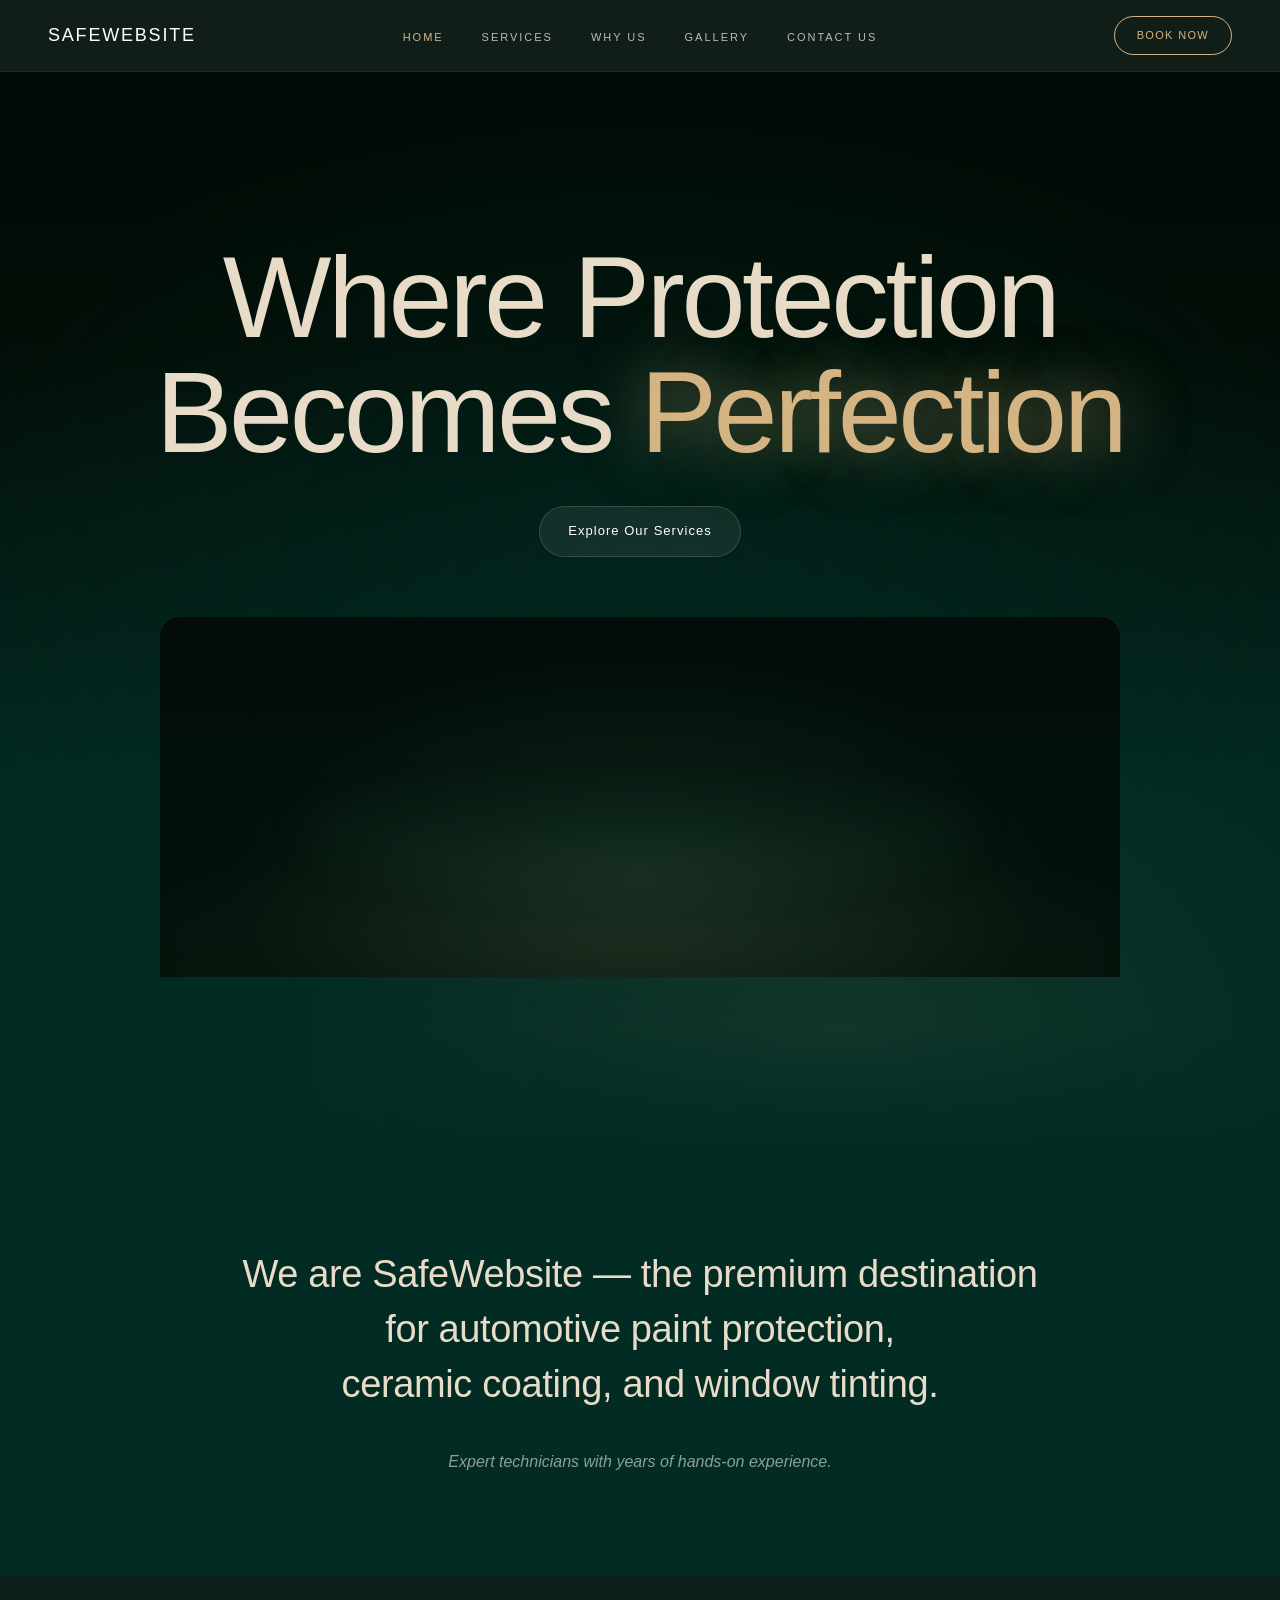
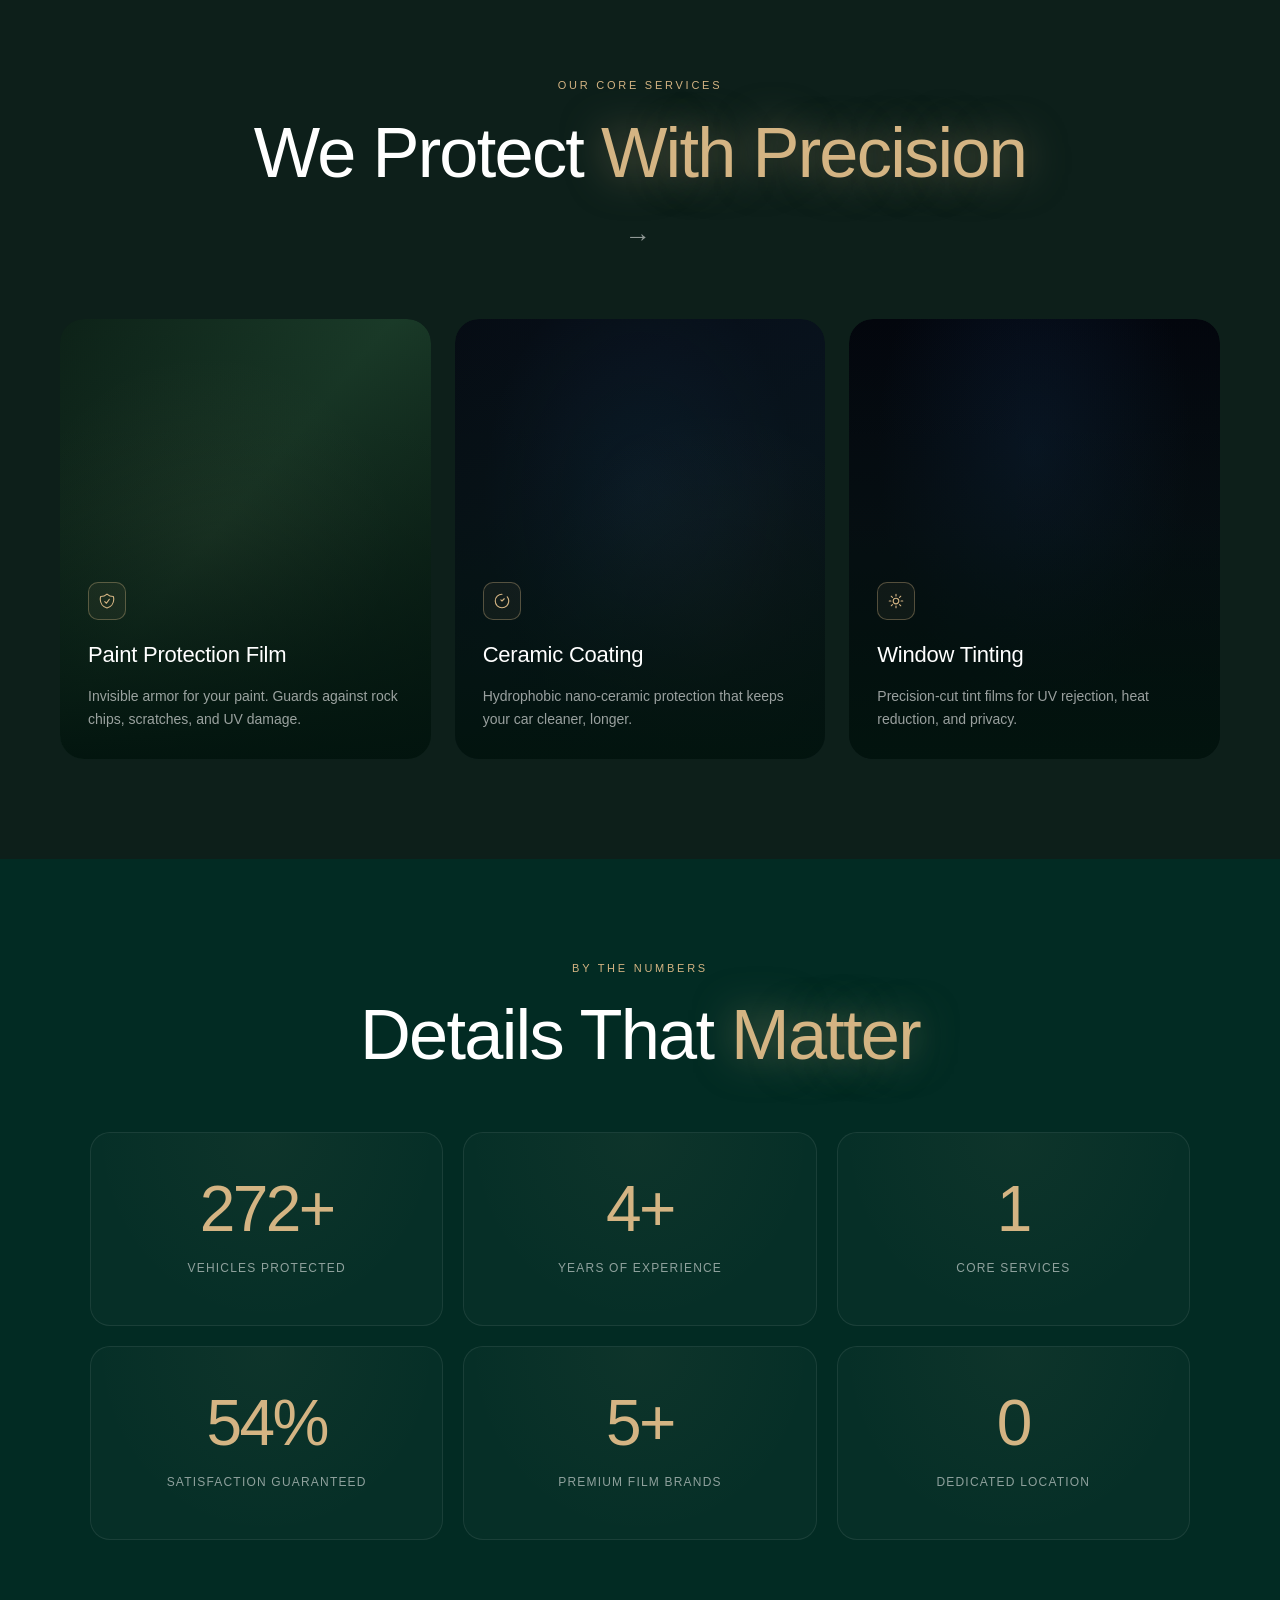
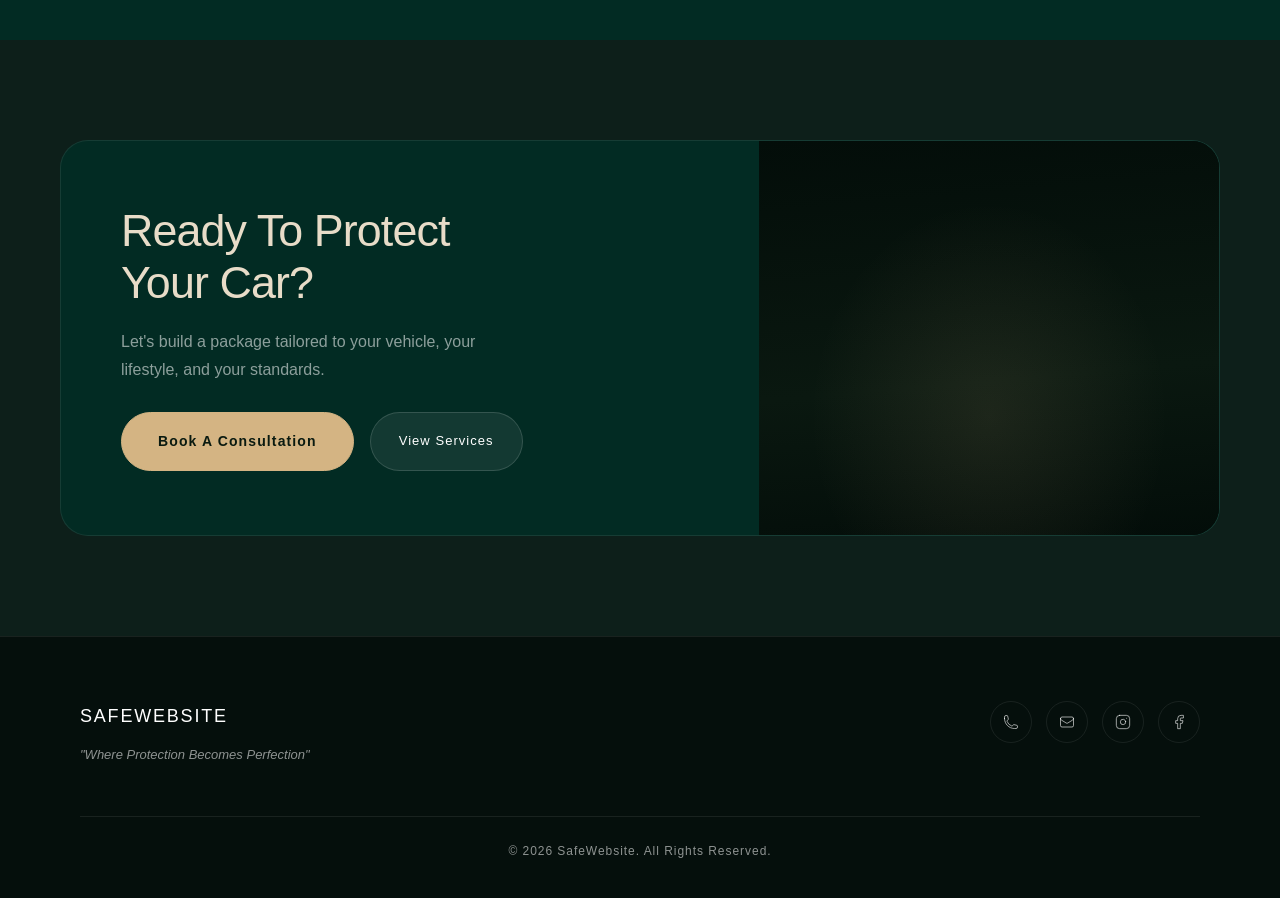
<file: index.html>
<!DOCTYPE html>
<html lang="en">
<head>
  <meta charset="UTF-8" />
  <meta name="viewport" content="width=device-width, initial-scale=1.0" />
  <title>SafeWebsite — Where Protection Becomes Perfection</title>
  <meta name="description" content="Premium automotive detailing, window tinting, paint protection film and ceramic coating. Where Protection Becomes Perfection." />
  <link rel="stylesheet" href="css/styles.css" />
</head>
<body>

  <!-- ── NAVBAR ── -->
  <nav class="navbar" id="navbar">
    <a href="index.html" class="navbar-brand">SafeWebsite</a>
    <ul class="navbar-links">
      <li><a href="index.html" class="active">Home</a></li>
      <li><a href="services.html">Services</a></li>
      <li><a href="why-us.html">Why Us</a></li>
      <li><a href="gallery.html">Gallery</a></li>
      <li><a href="contact.html">Contact Us</a></li>
    </ul>
    <a href="contact.html" class="btn-book">Book Now</a>
    <div class="hamburger" id="hamburger" aria-label="Toggle menu">
      <span></span><span></span><span></span>
    </div>
  </nav>

  <!-- Mobile Menu -->
  <div class="mobile-menu" id="mobile-menu">
    <a href="index.html" class="active">Home</a>
    <a href="services.html">Services</a>
    <a href="why-us.html">Why Us</a>
    <a href="gallery.html">Gallery</a>
    <a href="contact.html">Contact Us</a>
    <a href="contact.html" class="btn-book">Book Now</a>
  </div>

  <!-- ── HERO ── -->
  <section class="hero" aria-label="Hero">
    <div class="hero-content">
      <h1 class="hero-title fade-up">
        <span class="line">Where Protection</span>
        <span class="line">Becomes <span class="gold">Perfection</span></span>
      </h1>
      <div class="hero-cta fade-up delay-2">
        <a href="services.html" class="btn btn-glass">Explore Our Services</a>
      </div>
      <div class="hero-car-wrap fade-in delay-3">
        <div class="hero-car-img" role="img" aria-label="Dark luxury car in studio lighting, glossy finish"></div>
      </div>
    </div>
    <div class="hero-fade"></div>
  </section>

  <!-- ── ABOUT STRIP ── -->
  <section class="about-strip">
    <p class="about-strip-title fade-up">
      We are SafeWebsite — the premium destination for automotive paint protection,<br />ceramic coating, and window tinting.
    </p>
    <p class="about-cycling-text fade-up delay-2" id="cycling-text"></p>
  </section>

  <!-- ── SERVICES PREVIEW ── -->
  <section class="services-preview">
    <div class="services-preview-header">
      <span class="section-label fade-up">Our Core Services</span>
      <h2 class="section-title fade-up delay-1">We Protect <span class="gold">With Precision</span></h2>
      <span class="services-preview-arrow fade-up delay-2">→</span>
    </div>

    <div class="service-cards-grid">

      <!-- Card 1: PPF -->
      <article class="service-card fade-up">
        <div class="service-card-bg img-placeholder img-ppf-hand"
             role="img" aria-label="Gloved hands applying PPF film to a car hood, dramatic lighting"></div>
        <div class="service-card-overlay"></div>
        <div class="service-card-content">
          <div class="service-card-icon" aria-hidden="true">
            <svg xmlns="http://www.w3.org/2000/svg" fill="none" viewBox="0 0 24 24" stroke-width="1.5" stroke="currentColor">
              <path stroke-linecap="round" stroke-linejoin="round" d="M9 12.75L11.25 15 15 9.75m-3-7.036A11.959 11.959 0 013.598 6 11.99 11.99 0 003 9.749c0 5.592 3.824 10.29 9 11.623 5.176-1.332 9-6.03 9-11.622 0-1.31-.21-2.571-.598-3.751h-.152c-3.196 0-6.1-1.248-8.25-3.285z" />
            </svg>
          </div>
          <h3 class="service-card-title">Paint Protection Film</h3>
          <p class="service-card-desc">Invisible armor for your paint. Guards against rock chips, scratches, and UV damage.</p>
        </div>
      </article>

      <!-- Card 2: Ceramic -->
      <article class="service-card fade-up delay-2">
        <div class="service-card-bg img-placeholder img-ceramic-bead"
             role="img" aria-label="Machine polisher on a sparkling ceramic-coated car surface"></div>
        <div class="service-card-overlay"></div>
        <div class="service-card-content">
          <div class="service-card-icon" aria-hidden="true">
            <svg xmlns="http://www.w3.org/2000/svg" fill="none" viewBox="0 0 24 24" stroke-width="1.5" stroke="currentColor">
              <path stroke-linecap="round" stroke-linejoin="round" d="M12 3c-4.97 0-9 4.03-9 9s4.03 9 9 9 9-4.03 9-9c0-2.12-.73-4.06-1.95-5.6M15 9l-3 3-1.5-1.5" />
            </svg>
          </div>
          <h3 class="service-card-title">Ceramic Coating</h3>
          <p class="service-card-desc">Hydrophobic nano-ceramic protection that keeps your car cleaner, longer.</p>
        </div>
      </article>

      <!-- Card 3: Tinting -->
      <article class="service-card fade-up delay-4">
        <div class="service-card-bg img-placeholder img-tint-city"
             role="img" aria-label="Tint film being applied to a car window with a squeegee"></div>
        <div class="service-card-overlay"></div>
        <div class="service-card-content">
          <div class="service-card-icon" aria-hidden="true">
            <svg xmlns="http://www.w3.org/2000/svg" fill="none" viewBox="0 0 24 24" stroke-width="1.5" stroke="currentColor">
              <path stroke-linecap="round" stroke-linejoin="round" d="M12 3v2.25m6.364.386l-1.591 1.591M21 12h-2.25m-.386 6.364l-1.591-1.591M12 18.75V21m-4.773-4.227l-1.591 1.591M5.25 12H3m4.227-4.773L5.636 5.636M15.75 12a3.75 3.75 0 11-7.5 0 3.75 3.75 0 017.5 0z" />
            </svg>
          </div>
          <h3 class="service-card-title">Window Tinting</h3>
          <p class="service-card-desc">Precision-cut tint films for UV rejection, heat reduction, and privacy.</p>
        </div>
      </article>

    </div>
  </section>

  <!-- ── STATS STRIP ── -->
  <section class="stats-strip">
    <div class="stats-strip-header">
      <span class="section-label fade-up">By The Numbers</span>
      <h2 class="section-title fade-up delay-1">Details That <span class="gold">Matter</span></h2>
    </div>

    <div class="stats-grid">
      <div class="stat-card fade-up">
        <span class="stat-number" data-target="500" data-suffix="+">0</span>
        <span class="stat-label">Vehicles Protected</span>
      </div>
      <div class="stat-card fade-up delay-1">
        <span class="stat-number" data-target="8" data-suffix="+">0</span>
        <span class="stat-label">Years of Experience</span>
      </div>
      <div class="stat-card fade-up delay-2">
        <span class="stat-number" data-target="3">0</span>
        <span class="stat-label">Core Services</span>
      </div>
      <div class="stat-card fade-up delay-3">
        <span class="stat-number" data-target="100" data-suffix="%">0</span>
        <span class="stat-label">Satisfaction Guaranteed</span>
      </div>
      <div class="stat-card fade-up delay-4">
        <span class="stat-number" data-target="10" data-suffix="+">0</span>
        <span class="stat-label">Premium Film Brands</span>
      </div>
      <div class="stat-card fade-up delay-5">
        <span class="stat-number" data-target="1">0</span>
        <span class="stat-label">Dedicated Location</span>
      </div>
    </div>
  </section>

  <!-- ── CTA BANNER ── -->
  <section class="cta-banner">
    <div class="cta-banner-inner fade-up">
      <div class="cta-banner-content">
        <h2 class="cta-banner-title">Ready To Protect<br />Your Car?</h2>
        <p class="cta-banner-desc">Let's build a package tailored to your vehicle, your lifestyle, and your standards.</p>
        <div class="cta-banner-buttons">
          <a href="contact.html" class="btn btn-solid-gold">Book A Consultation</a>
          <a href="services.html" class="btn btn-glass">View Services</a>
        </div>
      </div>
      <div class="cta-banner-img">
        <div class="img-placeholder img-cta-car" role="img" aria-label="Dramatic close-up of a glossy car hood reflecting studio lights"></div>
      </div>
    </div>
  </section>

  <!-- ── FOOTER ── -->
  <footer>
    <div class="footer-inner">
      <div class="footer-top">
        <div class="footer-brand">
          <span class="footer-brand-name">SafeWebsite</span>
          <span class="footer-tagline">"Where Protection Becomes Perfection"</span>
        </div>
        <div class="footer-icons">
          <a href="tel:+15550000000" class="footer-icon" title="Call Us">
            <svg xmlns="http://www.w3.org/2000/svg" fill="none" viewBox="0 0 24 24" stroke="currentColor">
              <path stroke-linecap="round" stroke-linejoin="round" d="M2.25 6.75c0 8.284 6.716 15 15 15h2.25a2.25 2.25 0 002.25-2.25v-1.372c0-.516-.351-.966-.852-1.091l-4.423-1.106c-.44-.11-.902.055-1.173.417l-.97 1.293c-.282.376-.769.542-1.21.38a12.035 12.035 0 01-7.143-7.143c-.162-.441.004-.928.38-1.21l1.293-.97c.363-.271.527-.734.417-1.173L6.963 3.102a1.125 1.125 0 00-1.091-.852H4.5A2.25 2.25 0 002.25 4.5v2.25z" />
            </svg>
          </a>
          <a href="mailto:hello@safewebsite.com" class="footer-icon" title="Email Us">
            <svg xmlns="http://www.w3.org/2000/svg" fill="none" viewBox="0 0 24 24" stroke="currentColor">
              <path stroke-linecap="round" stroke-linejoin="round" d="M21.75 6.75v10.5a2.25 2.25 0 01-2.25 2.25h-15a2.25 2.25 0 01-2.25-2.25V6.75m19.5 0A2.25 2.25 0 0019.5 4.5h-15a2.25 2.25 0 00-2.25 2.25m19.5 0v.243a2.25 2.25 0 01-1.07 1.916l-7.5 4.615a2.25 2.25 0 01-2.36 0L3.32 8.91a2.25 2.25 0 01-1.07-1.916V6.75" />
            </svg>
          </a>
          <a href="#" class="footer-icon" title="Instagram" target="_blank" rel="noopener noreferrer">
            <svg xmlns="http://www.w3.org/2000/svg" viewBox="0 0 24 24" fill="none" stroke="currentColor" stroke-linecap="round" stroke-linejoin="round">
              <rect x="2" y="2" width="20" height="20" rx="5" ry="5"/>
              <path d="M16 11.37A4 4 0 1112.63 8 4 4 0 0116 11.37z"/>
              <line x1="17.5" y1="6.5" x2="17.51" y2="6.5"/>
            </svg>
          </a>
          <a href="#" class="footer-icon" title="Facebook" target="_blank" rel="noopener noreferrer">
            <svg xmlns="http://www.w3.org/2000/svg" viewBox="0 0 24 24" fill="none" stroke="currentColor" stroke-linecap="round" stroke-linejoin="round">
              <path d="M18 2h-3a5 5 0 00-5 5v3H7v4h3v8h4v-8h3l1-4h-4V7a1 1 0 011-1h3z"/>
            </svg>
          </a>
        </div>
      </div>
      <hr class="footer-divider" />
      <p class="footer-bottom">© 2026 SafeWebsite. All Rights Reserved.</p>
    </div>
  </footer>

  <script src="js/main.js"></script>
</body>
</html>
</file>
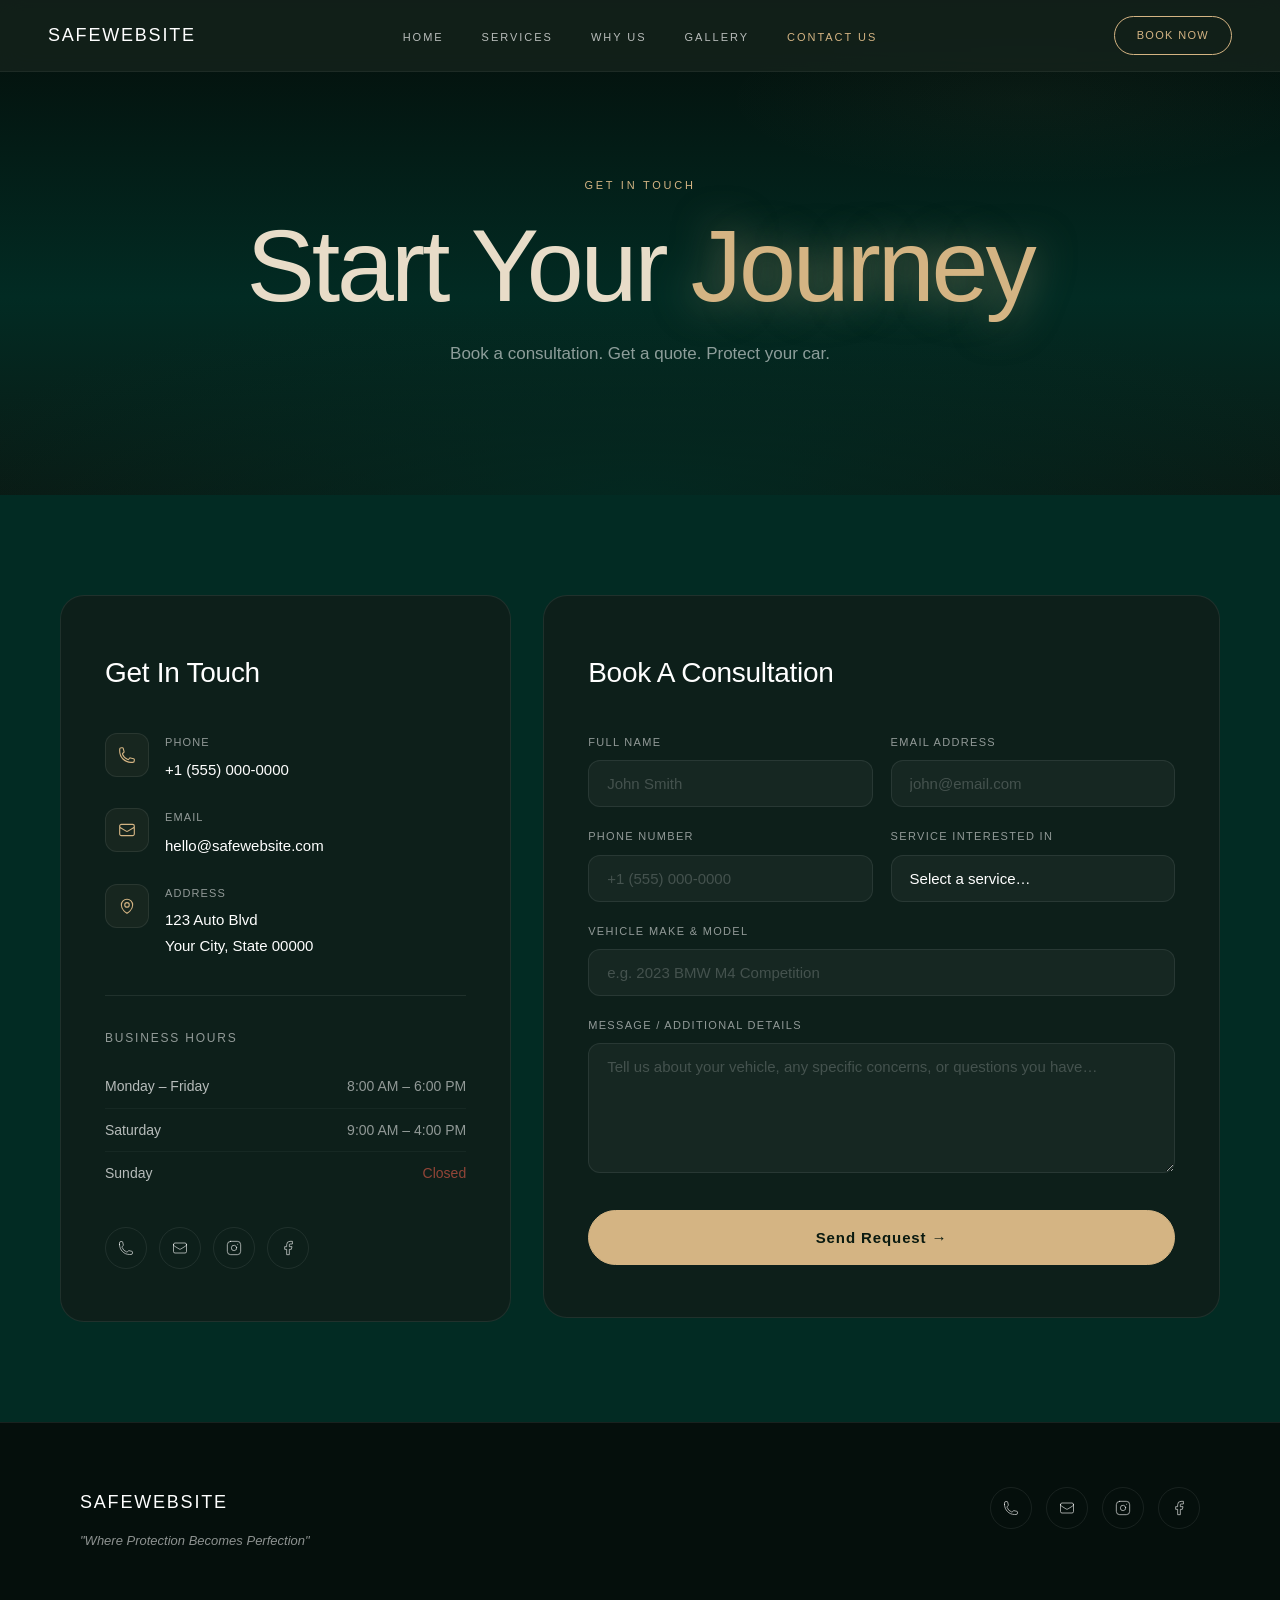
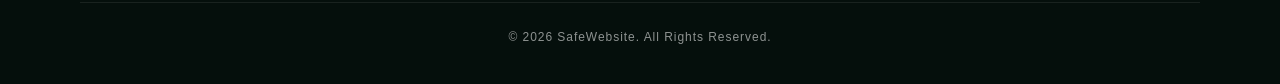
<file: contact.html>
<!DOCTYPE html>
<html lang="en">
<head>
  <meta charset="UTF-8" />
  <meta name="viewport" content="width=device-width, initial-scale=1.0" />
  <title>Contact Us — SafeWebsite</title>
  <meta name="description" content="Book a consultation or get a quote for PPF, ceramic coating, or window tinting. Contact SafeWebsite today." />
  <link rel="stylesheet" href="css/styles.css" />
</head>
<body>

  <!-- ── NAVBAR ── -->
  <nav class="navbar" id="navbar">
    <a href="index.html" class="navbar-brand">SafeWebsite</a>
    <ul class="navbar-links">
      <li><a href="index.html">Home</a></li>
      <li><a href="services.html">Services</a></li>
      <li><a href="why-us.html">Why Us</a></li>
      <li><a href="gallery.html">Gallery</a></li>
      <li><a href="contact.html" class="active">Contact Us</a></li>
    </ul>
    <a href="contact.html" class="btn-book">Book Now</a>
    <div class="hamburger" id="hamburger" aria-label="Toggle menu">
      <span></span><span></span><span></span>
    </div>
  </nav>

  <div class="mobile-menu" id="mobile-menu">
    <a href="index.html">Home</a>
    <a href="services.html">Services</a>
    <a href="why-us.html">Why Us</a>
    <a href="gallery.html">Gallery</a>
    <a href="contact.html" class="active">Contact Us</a>
    <a href="contact.html" class="btn-book">Book Now</a>
  </div>

  <!-- ── PAGE HERO ── -->
  <header class="page-hero" aria-label="Contact page header">
    <span class="section-label fade-up">Get In Touch</span>
    <h1 class="page-hero-title fade-up delay-1">Start Your <span class="gold">Journey</span></h1>
    <p class="page-hero-subtitle fade-up delay-2">Book a consultation. Get a quote. Protect your car.</p>
  </header>

  <!-- ── CONTACT SECTION ── -->
  <section class="contact-section">
    <div class="contact-layout">

      <!-- Left: Contact Info -->
      <div class="contact-info-card fade-up">
        <h2 class="contact-card-title">Get In Touch</h2>

        <div class="contact-detail">
          <div class="contact-detail-icon" aria-hidden="true">
            <svg xmlns="http://www.w3.org/2000/svg" fill="none" viewBox="0 0 24 24" stroke-width="1.5" stroke="currentColor">
              <path stroke-linecap="round" stroke-linejoin="round" d="M2.25 6.75c0 8.284 6.716 15 15 15h2.25a2.25 2.25 0 002.25-2.25v-1.372c0-.516-.351-.966-.852-1.091l-4.423-1.106c-.44-.11-.902.055-1.173.417l-.97 1.293c-.282.376-.769.542-1.21.38a12.035 12.035 0 01-7.143-7.143c-.162-.441.004-.928.38-1.21l1.293-.97c.363-.271.527-.734.417-1.173L6.963 3.102a1.125 1.125 0 00-1.091-.852H4.5A2.25 2.25 0 002.25 4.5v2.25z" />
            </svg>
          </div>
          <div>
            <p class="contact-detail-label">Phone</p>
            <a href="tel:+15550000000" class="contact-detail-value">+1 (555) 000-0000</a>
          </div>
        </div>

        <div class="contact-detail">
          <div class="contact-detail-icon" aria-hidden="true">
            <svg xmlns="http://www.w3.org/2000/svg" fill="none" viewBox="0 0 24 24" stroke-width="1.5" stroke="currentColor">
              <path stroke-linecap="round" stroke-linejoin="round" d="M21.75 6.75v10.5a2.25 2.25 0 01-2.25 2.25h-15a2.25 2.25 0 01-2.25-2.25V6.75m19.5 0A2.25 2.25 0 0019.5 4.5h-15a2.25 2.25 0 00-2.25 2.25m19.5 0v.243a2.25 2.25 0 01-1.07 1.916l-7.5 4.615a2.25 2.25 0 01-2.36 0L3.32 8.91a2.25 2.25 0 01-1.07-1.916V6.75" />
            </svg>
          </div>
          <div>
            <p class="contact-detail-label">Email</p>
            <a href="mailto:hello@safewebsite.com" class="contact-detail-value">hello@safewebsite.com</a>
          </div>
        </div>

        <div class="contact-detail">
          <div class="contact-detail-icon" aria-hidden="true">
            <svg xmlns="http://www.w3.org/2000/svg" fill="none" viewBox="0 0 24 24" stroke-width="1.5" stroke="currentColor">
              <path stroke-linecap="round" stroke-linejoin="round" d="M15 10.5a3 3 0 11-6 0 3 3 0 016 0z" />
              <path stroke-linecap="round" stroke-linejoin="round" d="M19.5 10.5c0 7.142-7.5 11.25-7.5 11.25S4.5 17.642 4.5 10.5a7.5 7.5 0 1115 0z" />
            </svg>
          </div>
          <div>
            <p class="contact-detail-label">Address</p>
            <p class="contact-detail-value">123 Auto Blvd<br />Your City, State 00000</p>
          </div>
        </div>

        <!-- Business Hours -->
        <div class="contact-hours">
          <p class="contact-hours-title">Business Hours</p>
          <div class="hours-row">
            <span class="hours-day">Monday – Friday</span>
            <span class="hours-time">8:00 AM – 6:00 PM</span>
          </div>
          <div class="hours-row">
            <span class="hours-day">Saturday</span>
            <span class="hours-time">9:00 AM – 4:00 PM</span>
          </div>
          <div class="hours-row">
            <span class="hours-day">Sunday</span>
            <span class="hours-time closed">Closed</span>
          </div>
        </div>

        <!-- Social Icons -->
        <div class="contact-social-row">
          <a href="tel:+15550000000" class="footer-icon" title="Call Us">
            <svg xmlns="http://www.w3.org/2000/svg" fill="none" viewBox="0 0 24 24" stroke="currentColor">
              <path stroke-linecap="round" stroke-linejoin="round" d="M2.25 6.75c0 8.284 6.716 15 15 15h2.25a2.25 2.25 0 002.25-2.25v-1.372c0-.516-.351-.966-.852-1.091l-4.423-1.106c-.44-.11-.902.055-1.173.417l-.97 1.293c-.282.376-.769.542-1.21.38a12.035 12.035 0 01-7.143-7.143c-.162-.441.004-.928.38-1.21l1.293-.97c.363-.271.527-.734.417-1.173L6.963 3.102a1.125 1.125 0 00-1.091-.852H4.5A2.25 2.25 0 002.25 4.5v2.25z" />
            </svg>
          </a>
          <a href="mailto:hello@safewebsite.com" class="footer-icon" title="Email Us">
            <svg xmlns="http://www.w3.org/2000/svg" fill="none" viewBox="0 0 24 24" stroke="currentColor">
              <path stroke-linecap="round" stroke-linejoin="round" d="M21.75 6.75v10.5a2.25 2.25 0 01-2.25 2.25h-15a2.25 2.25 0 01-2.25-2.25V6.75m19.5 0A2.25 2.25 0 0019.5 4.5h-15a2.25 2.25 0 00-2.25 2.25m19.5 0v.243a2.25 2.25 0 01-1.07 1.916l-7.5 4.615a2.25 2.25 0 01-2.36 0L3.32 8.91a2.25 2.25 0 01-1.07-1.916V6.75" />
            </svg>
          </a>
          <a href="#" class="footer-icon" title="Instagram" target="_blank" rel="noopener noreferrer">
            <svg xmlns="http://www.w3.org/2000/svg" viewBox="0 0 24 24" fill="none" stroke="currentColor" stroke-linecap="round" stroke-linejoin="round">
              <rect x="2" y="2" width="20" height="20" rx="5" ry="5"/>
              <path d="M16 11.37A4 4 0 1112.63 8 4 4 0 0116 11.37z"/>
              <line x1="17.5" y1="6.5" x2="17.51" y2="6.5"/>
            </svg>
          </a>
          <a href="#" class="footer-icon" title="Facebook" target="_blank" rel="noopener noreferrer">
            <svg xmlns="http://www.w3.org/2000/svg" viewBox="0 0 24 24" fill="none" stroke="currentColor" stroke-linecap="round" stroke-linejoin="round">
              <path d="M18 2h-3a5 5 0 00-5 5v3H7v4h3v8h4v-8h3l1-4h-4V7a1 1 0 011-1h3z"/>
            </svg>
          </a>
        </div>
      </div>

      <!-- Right: Booking Form -->
      <div class="contact-form-card fade-up delay-2">
        <h2 class="contact-card-title">Book A Consultation</h2>

        <form action="#" method="post" novalidate>

          <div class="form-row">
            <div class="form-group">
              <label class="form-label" for="full-name">Full Name</label>
              <input class="form-control" type="text" id="full-name" name="full_name"
                     placeholder="John Smith" required autocomplete="name" />
            </div>
            <div class="form-group">
              <label class="form-label" for="email">Email Address</label>
              <input class="form-control" type="email" id="email" name="email"
                     placeholder="john@email.com" required autocomplete="email" />
            </div>
          </div>

          <div class="form-row">
            <div class="form-group">
              <label class="form-label" for="phone">Phone Number</label>
              <input class="form-control" type="tel" id="phone" name="phone"
                     placeholder="+1 (555) 000-0000" autocomplete="tel" />
            </div>
            <div class="form-group">
              <label class="form-label" for="service">Service Interested In</label>
              <select class="form-control" id="service" name="service" required>
                <option value="" disabled selected>Select a service…</option>
                <option value="ppf">Paint Protection Film (PPF)</option>
                <option value="ceramic">Ceramic Coating</option>
                <option value="tinting">Window Tinting</option>
                <option value="package">Full Protection Package</option>
                <option value="other">Other / Not Sure Yet</option>
              </select>
            </div>
          </div>

          <div class="form-group">
            <label class="form-label" for="vehicle">Vehicle Make &amp; Model</label>
            <input class="form-control" type="text" id="vehicle" name="vehicle"
                   placeholder="e.g. 2023 BMW M4 Competition" />
          </div>

          <div class="form-group">
            <label class="form-label" for="message">Message / Additional Details</label>
            <textarea class="form-control" id="message" name="message" rows="4"
                      placeholder="Tell us about your vehicle, any specific concerns, or questions you have…"></textarea>
          </div>

          <div class="form-group">
            <button type="submit" class="btn-submit">Send Request →</button>
          </div>

        </form>
      </div>

    </div>
  </section>

  <!-- ── FOOTER ── -->
  <footer>
    <div class="footer-inner">
      <div class="footer-top">
        <div class="footer-brand">
          <span class="footer-brand-name">SafeWebsite</span>
          <span class="footer-tagline">"Where Protection Becomes Perfection"</span>
        </div>
        <div class="footer-icons">
          <a href="tel:+15550000000" class="footer-icon" title="Call Us">
            <svg xmlns="http://www.w3.org/2000/svg" fill="none" viewBox="0 0 24 24" stroke="currentColor">
              <path stroke-linecap="round" stroke-linejoin="round" d="M2.25 6.75c0 8.284 6.716 15 15 15h2.25a2.25 2.25 0 002.25-2.25v-1.372c0-.516-.351-.966-.852-1.091l-4.423-1.106c-.44-.11-.902.055-1.173.417l-.97 1.293c-.282.376-.769.542-1.21.38a12.035 12.035 0 01-7.143-7.143c-.162-.441.004-.928.38-1.21l1.293-.97c.363-.271.527-.734.417-1.173L6.963 3.102a1.125 1.125 0 00-1.091-.852H4.5A2.25 2.25 0 002.25 4.5v2.25z" />
            </svg>
          </a>
          <a href="mailto:hello@safewebsite.com" class="footer-icon" title="Email Us">
            <svg xmlns="http://www.w3.org/2000/svg" fill="none" viewBox="0 0 24 24" stroke="currentColor">
              <path stroke-linecap="round" stroke-linejoin="round" d="M21.75 6.75v10.5a2.25 2.25 0 01-2.25 2.25h-15a2.25 2.25 0 01-2.25-2.25V6.75m19.5 0A2.25 2.25 0 0019.5 4.5h-15a2.25 2.25 0 00-2.25 2.25m19.5 0v.243a2.25 2.25 0 01-1.07 1.916l-7.5 4.615a2.25 2.25 0 01-2.36 0L3.32 8.91a2.25 2.25 0 01-1.07-1.916V6.75" />
            </svg>
          </a>
          <a href="#" class="footer-icon" title="Instagram" target="_blank" rel="noopener noreferrer">
            <svg xmlns="http://www.w3.org/2000/svg" viewBox="0 0 24 24" fill="none" stroke="currentColor" stroke-linecap="round" stroke-linejoin="round">
              <rect x="2" y="2" width="20" height="20" rx="5" ry="5"/>
              <path d="M16 11.37A4 4 0 1112.63 8 4 4 0 0116 11.37z"/>
              <line x1="17.5" y1="6.5" x2="17.51" y2="6.5"/>
            </svg>
          </a>
          <a href="#" class="footer-icon" title="Facebook" target="_blank" rel="noopener noreferrer">
            <svg xmlns="http://www.w3.org/2000/svg" viewBox="0 0 24 24" fill="none" stroke="currentColor" stroke-linecap="round" stroke-linejoin="round">
              <path d="M18 2h-3a5 5 0 00-5 5v3H7v4h3v8h4v-8h3l1-4h-4V7a1 1 0 011-1h3z"/>
            </svg>
          </a>
        </div>
      </div>
      <hr class="footer-divider" />
      <p class="footer-bottom">© 2026 SafeWebsite. All Rights Reserved.</p>
    </div>
  </footer>

  <script src="js/main.js"></script>
</body>
</html>
</file>
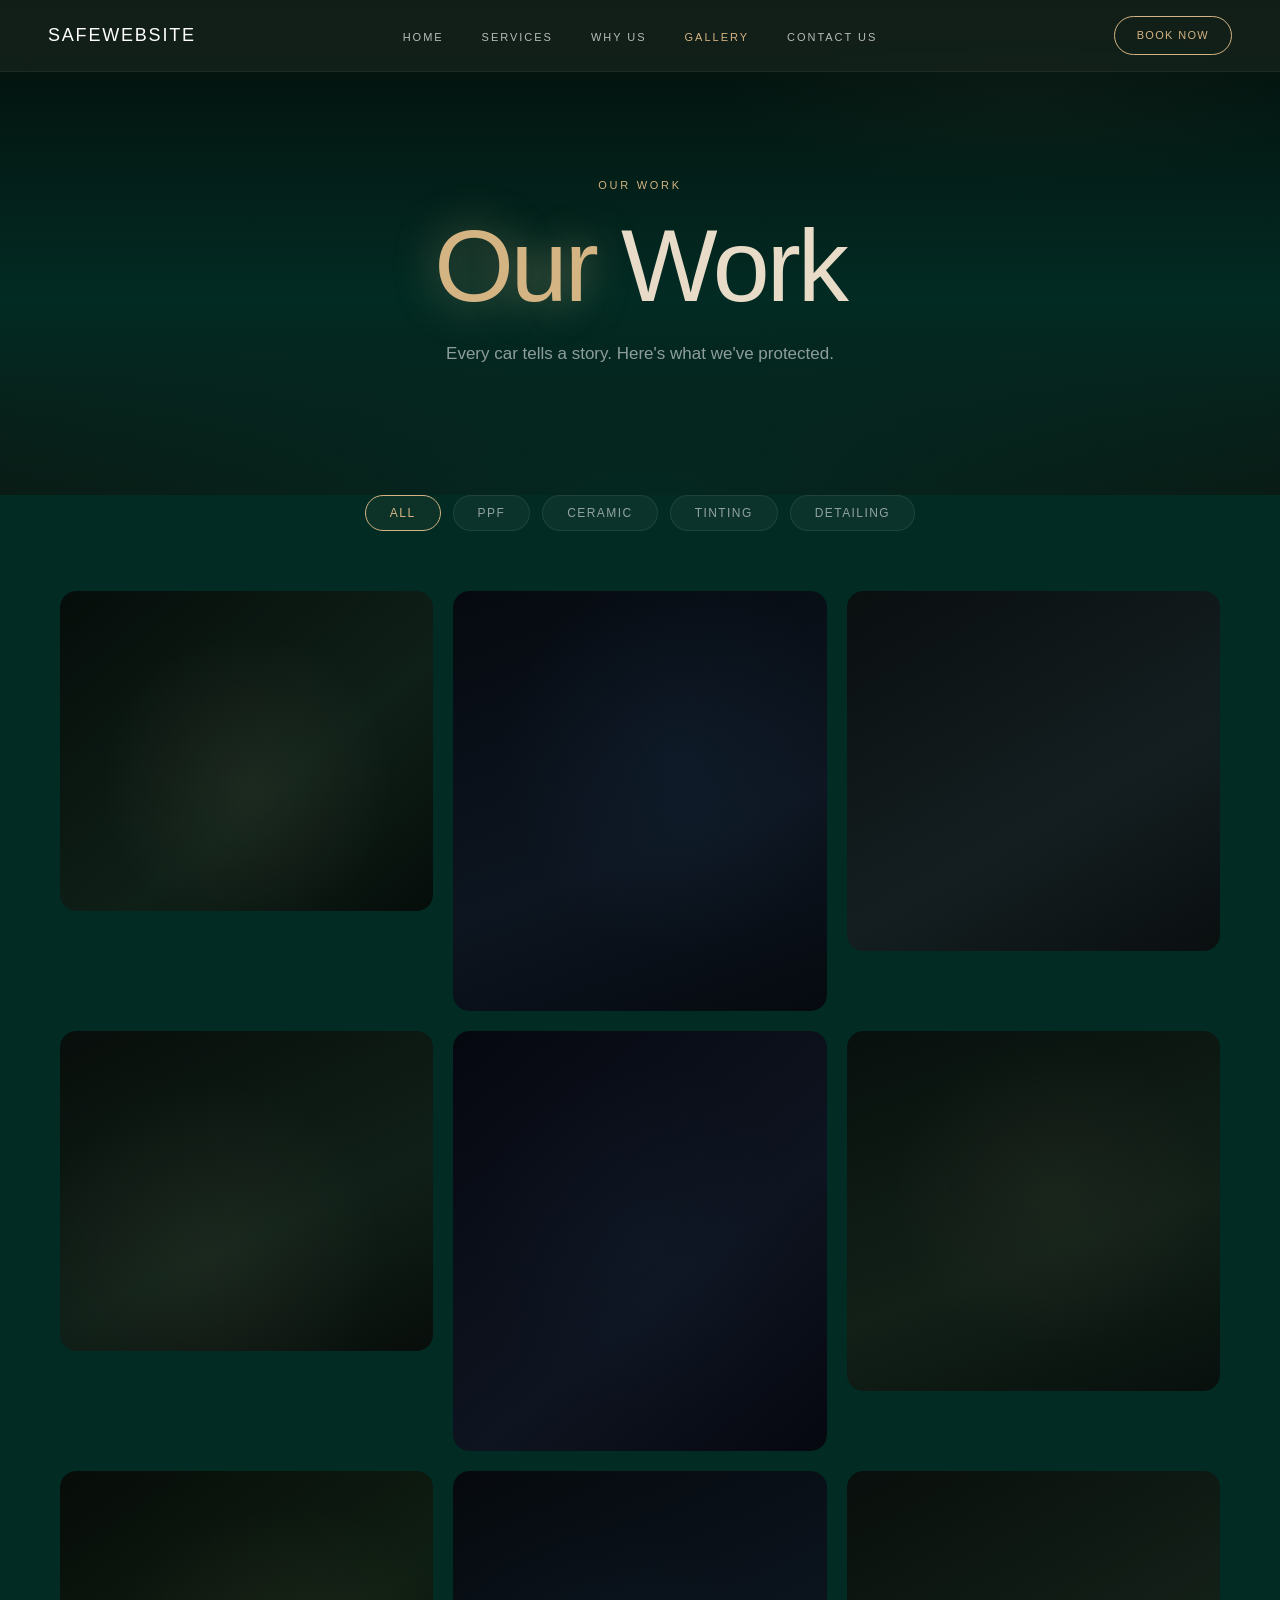
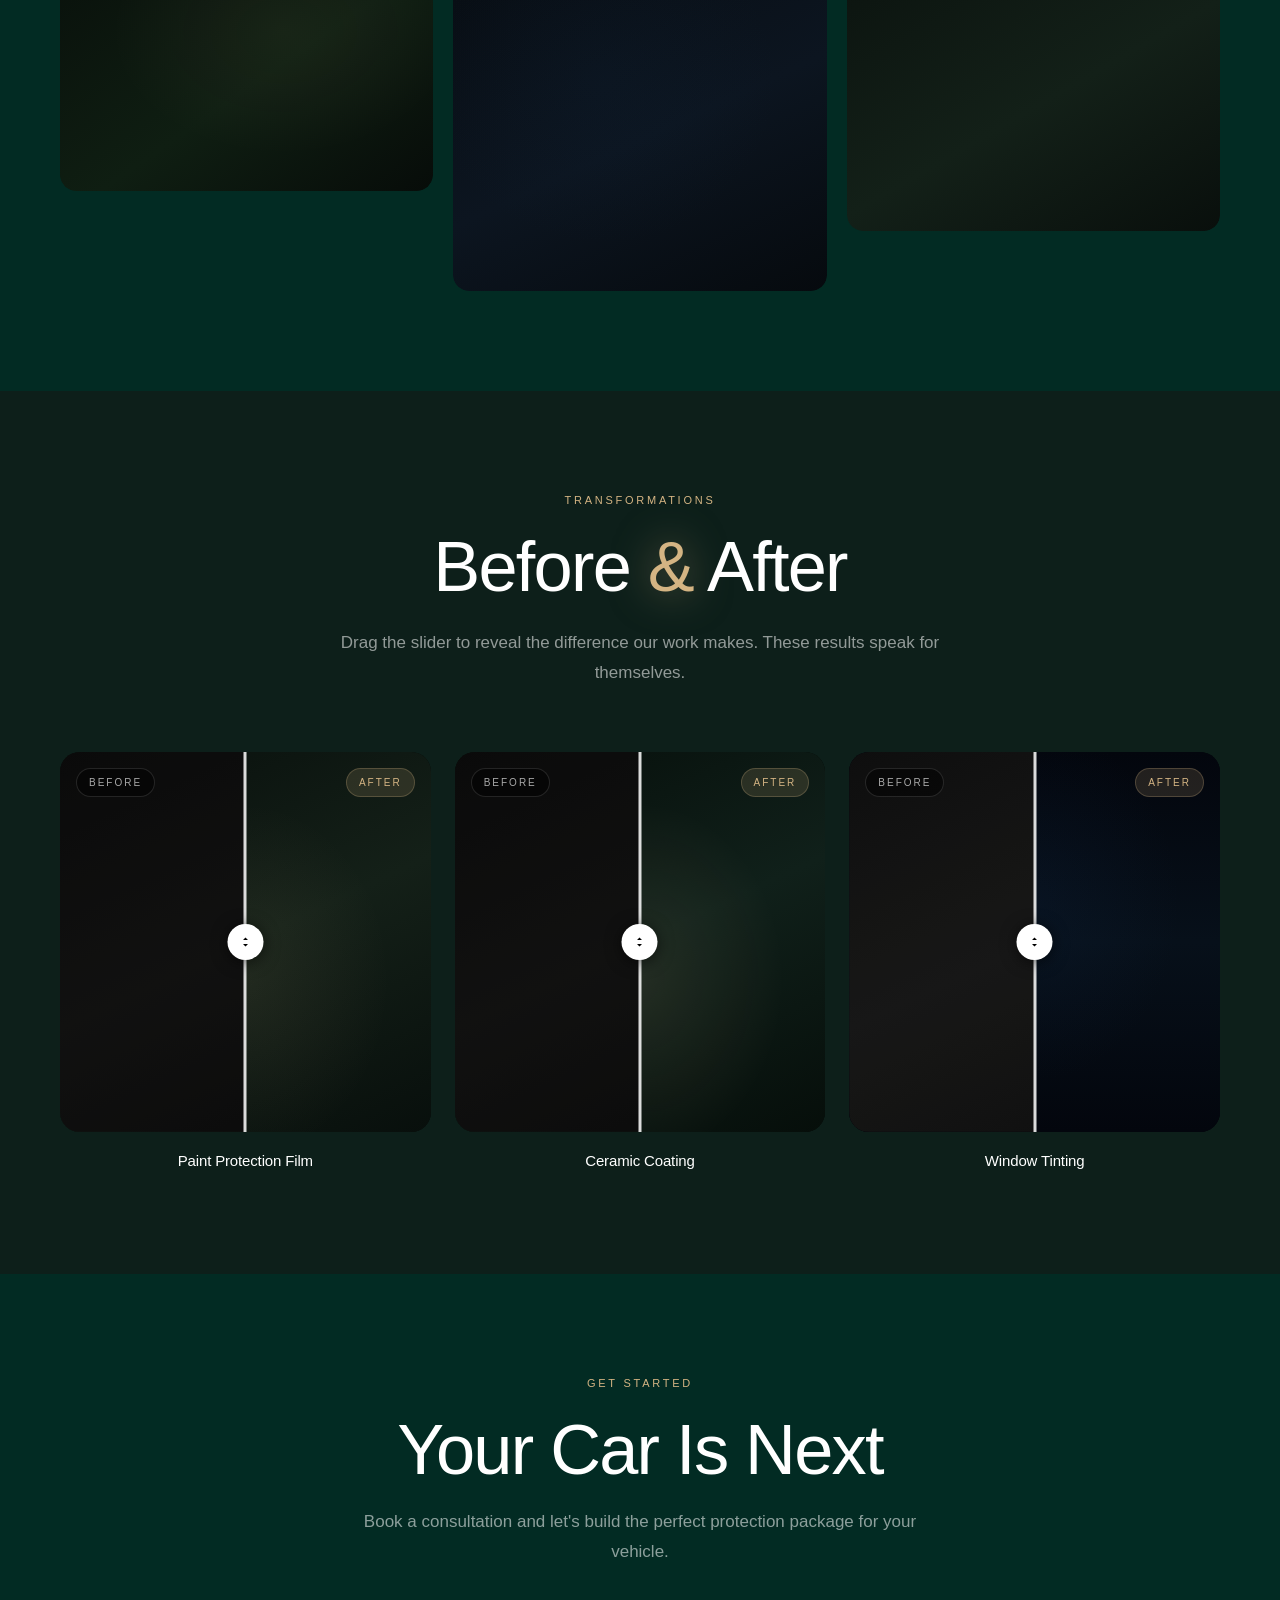
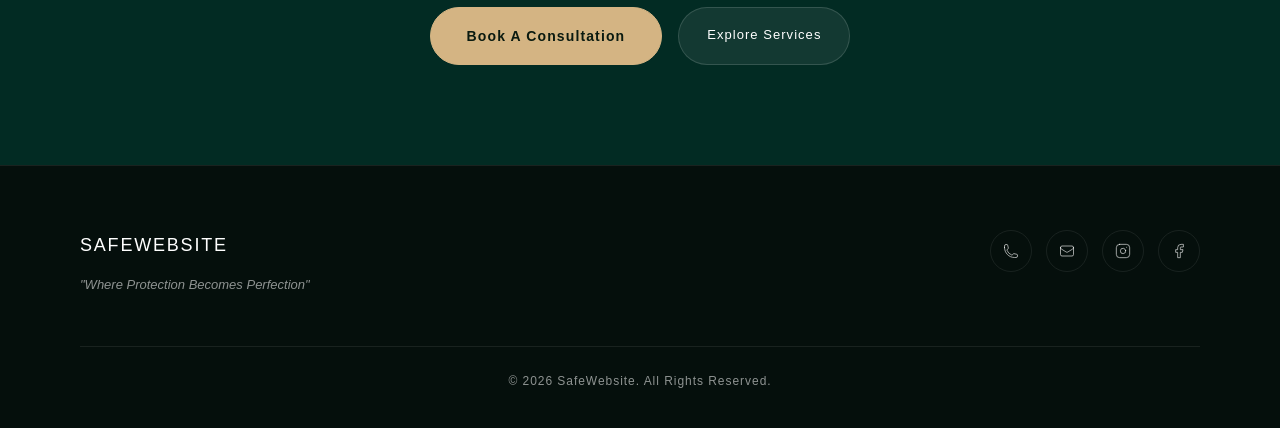
<file: gallery.html>
<!DOCTYPE html>
<html lang="en">
<head>
  <meta charset="UTF-8" />
  <meta name="viewport" content="width=device-width, initial-scale=1.0" />
  <title>Gallery — SafeWebsite</title>
  <meta name="description" content="Browse our gallery of completed PPF, ceramic coating, and window tinting work. Every car tells a story." />
  <link rel="stylesheet" href="css/styles.css" />
</head>
<body>

  <!-- ── NAVBAR ── -->
  <nav class="navbar" id="navbar">
    <a href="index.html" class="navbar-brand">SafeWebsite</a>
    <ul class="navbar-links">
      <li><a href="index.html">Home</a></li>
      <li><a href="services.html">Services</a></li>
      <li><a href="why-us.html">Why Us</a></li>
      <li><a href="gallery.html" class="active">Gallery</a></li>
      <li><a href="contact.html">Contact Us</a></li>
    </ul>
    <a href="contact.html" class="btn-book">Book Now</a>
    <div class="hamburger" id="hamburger" aria-label="Toggle menu">
      <span></span><span></span><span></span>
    </div>
  </nav>

  <div class="mobile-menu" id="mobile-menu">
    <a href="index.html">Home</a>
    <a href="services.html">Services</a>
    <a href="why-us.html">Why Us</a>
    <a href="gallery.html" class="active">Gallery</a>
    <a href="contact.html">Contact Us</a>
    <a href="contact.html" class="btn-book">Book Now</a>
  </div>

  <!-- ── PAGE HERO ── -->
  <header class="page-hero" aria-label="Gallery page header">
    <span class="section-label fade-up">Our Work</span>
    <h1 class="page-hero-title fade-up delay-1"><span class="gold">Our</span> Work</h1>
    <p class="page-hero-subtitle fade-up delay-2">Every car tells a story. Here's what we've protected.</p>
  </header>

  <!-- ── FILTER BAR ── -->
  <section class="filter-section">
    <div class="filter-bar fade-up">
      <button class="filter-btn active" data-filter="all">All</button>
      <button class="filter-btn" data-filter="ppf">PPF</button>
      <button class="filter-btn" data-filter="ceramic">Ceramic</button>
      <button class="filter-btn" data-filter="tinting">Tinting</button>
      <button class="filter-btn" data-filter="detailing">Detailing</button>
    </div>
  </section>

  <!-- ── GALLERY GRID ── -->
  <section class="gallery-section" aria-label="Work gallery">
    <div class="gallery-grid">

      <article class="gallery-item fade-up" data-category="ppf">
        <div class="gallery-item-img img-placeholder img-gallery-1"
             role="img" aria-label="Full-front PPF installation on a dark luxury sedan — hood and fenders covered"></div>
        <div class="gallery-item-overlay">
          <span class="gallery-item-label">Paint Protection Film</span>
          <span class="gallery-item-view">View →</span>
        </div>
      </article>

      <article class="gallery-item fade-up delay-1" data-category="ceramic">
        <div class="gallery-item-img img-placeholder img-gallery-2"
             role="img" aria-label="Ceramic coated vehicle with intense water beading on a freshly washed surface"></div>
        <div class="gallery-item-overlay">
          <span class="gallery-item-label">Ceramic Coating</span>
          <span class="gallery-item-view">View →</span>
        </div>
      </article>

      <article class="gallery-item fade-up delay-2" data-category="tinting">
        <div class="gallery-item-img img-placeholder img-gallery-3"
             role="img" aria-label="Rear windshield tinting on a sports coupe, clean edge-to-edge application"></div>
        <div class="gallery-item-overlay">
          <span class="gallery-item-label">Window Tinting</span>
          <span class="gallery-item-view">View →</span>
        </div>
      </article>

      <article class="gallery-item fade-up delay-1" data-category="ceramic">
        <div class="gallery-item-img img-placeholder img-gallery-4"
             role="img" aria-label="Glossy ceramic-coated black SUV under studio lighting — mirror-like reflection"></div>
        <div class="gallery-item-overlay">
          <span class="gallery-item-label">Ceramic Coating</span>
          <span class="gallery-item-view">View →</span>
        </div>
      </article>

      <article class="gallery-item fade-up delay-2" data-category="ppf">
        <div class="gallery-item-img img-placeholder img-gallery-5"
             role="img" aria-label="PPF application on a white sports car bumper, film edge perfectly aligned"></div>
        <div class="gallery-item-overlay">
          <span class="gallery-item-label">Paint Protection Film</span>
          <span class="gallery-item-view">View →</span>
        </div>
      </article>

      <article class="gallery-item fade-up delay-3" data-category="detailing">
        <div class="gallery-item-img img-placeholder img-gallery-6"
             role="img" aria-label="Full detailing job on a silver luxury coupe — paint polished to perfection"></div>
        <div class="gallery-item-overlay">
          <span class="gallery-item-label">Detailing</span>
          <span class="gallery-item-view">View →</span>
        </div>
      </article>

      <article class="gallery-item fade-up delay-2" data-category="tinting">
        <div class="gallery-item-img img-placeholder img-gallery-7"
             role="img" aria-label="20% VLT tint installed on a dark sedan, side windows with city lights reflected"></div>
        <div class="gallery-item-overlay">
          <span class="gallery-item-label">Window Tinting</span>
          <span class="gallery-item-view">View →</span>
        </div>
      </article>

      <article class="gallery-item fade-up delay-3" data-category="ppf">
        <div class="gallery-item-img img-placeholder img-gallery-8"
             role="img" aria-label="PPF full body wrap on a red sports car — completely seamless coverage"></div>
        <div class="gallery-item-overlay">
          <span class="gallery-item-label">Paint Protection Film</span>
          <span class="gallery-item-view">View →</span>
        </div>
      </article>

      <article class="gallery-item fade-up delay-4" data-category="ceramic">
        <div class="gallery-item-img img-placeholder img-gallery-9"
             role="img" aria-label="Ceramic coating on a graphite grey SUV, deep gloss under overhead lighting"></div>
        <div class="gallery-item-overlay">
          <span class="gallery-item-label">Ceramic Coating</span>
          <span class="gallery-item-view">View →</span>
        </div>
      </article>

    </div>
  </section>

  <!-- ── BEFORE / AFTER ── -->
  <section class="ba-section">
    <span class="section-label fade-up">Transformations</span>
    <h2 class="section-title fade-up delay-1">Before <span class="gold">&amp;</span> After</h2>
    <p class="section-subtitle fade-up delay-2" style="margin: 0 auto;">Drag the slider to reveal the difference our work makes. These results speak for themselves.</p>

    <div class="ba-sliders-grid">

      <!-- Slider 1 -->
      <div class="fade-up delay-2">
        <div class="ba-slider" aria-label="Before and after comparison: paint protection film">
          <div class="ba-after">
            <div class="img-placeholder img-after" role="img" aria-label="After: car paint with PPF applied, deep gloss and perfect clarity"></div>
          </div>
          <div class="ba-before">
            <div class="img-placeholder img-before" role="img" aria-label="Before: car paint with minor swirl marks and dull finish"></div>
          </div>
          <span class="ba-after-label" aria-hidden="true">After</span>
          <span class="ba-before-label" aria-hidden="true">Before</span>
          <div class="ba-handle" aria-hidden="true">
            <div class="ba-circle">
              <svg xmlns="http://www.w3.org/2000/svg" viewBox="0 0 24 24" fill="currentColor">
                <path d="M8.25 15L12 18.75 15.75 15m-7.5-6L12 5.25 15.75 9" />
              </svg>
            </div>
          </div>
        </div>
        <p class="ba-slider-title">Paint Protection Film</p>
      </div>

      <!-- Slider 2 -->
      <div class="fade-up delay-3">
        <div class="ba-slider" aria-label="Before and after comparison: ceramic coating">
          <div class="ba-after">
            <div class="img-placeholder img-after" style="background: radial-gradient(ellipse at 50% 60%, rgba(212,180,131,0.1) 0%, transparent 55%), linear-gradient(155deg, #060e0a 0%, #10201a 50%, #060e0a 100%); background-color: #060e0a;"
                 role="img" aria-label="After: ceramic coated surface with stunning mirror gloss and water beading"></div>
          </div>
          <div class="ba-before">
            <div class="img-placeholder img-before" role="img" aria-label="Before: car surface with oxidation, water spots, and dull finish"></div>
          </div>
          <span class="ba-after-label" aria-hidden="true">After</span>
          <span class="ba-before-label" aria-hidden="true">Before</span>
          <div class="ba-handle" aria-hidden="true">
            <div class="ba-circle">
              <svg xmlns="http://www.w3.org/2000/svg" viewBox="0 0 24 24" fill="currentColor">
                <path d="M8.25 15L12 18.75 15.75 15m-7.5-6L12 5.25 15.75 9" />
              </svg>
            </div>
          </div>
        </div>
        <p class="ba-slider-title">Ceramic Coating</p>
      </div>

      <!-- Slider 3 -->
      <div class="fade-up delay-4">
        <div class="ba-slider" aria-label="Before and after comparison: window tinting">
          <div class="ba-after">
            <div class="img-placeholder img-after" style="background: radial-gradient(ellipse at 50% 40%, rgba(20,50,90,0.15) 0%, transparent 55%), linear-gradient(180deg, #03060d 0%, #07101a 50%, #03060d 100%); background-color: #03060d;"
                 role="img" aria-label="After: perfectly tinted window with even darkness and no bubbling"></div>
          </div>
          <div class="ba-before">
            <div class="img-placeholder img-before" style="filter: saturate(0.3) brightness(0.9);"
                 role="img" aria-label="Before: untinted window, full glare and UV exposure"></div>
          </div>
          <span class="ba-after-label" aria-hidden="true">After</span>
          <span class="ba-before-label" aria-hidden="true">Before</span>
          <div class="ba-handle" aria-hidden="true">
            <div class="ba-circle">
              <svg xmlns="http://www.w3.org/2000/svg" viewBox="0 0 24 24" fill="currentColor">
                <path d="M8.25 15L12 18.75 15.75 15m-7.5-6L12 5.25 15.75 9" />
              </svg>
            </div>
          </div>
        </div>
        <p class="ba-slider-title">Window Tinting</p>
      </div>

    </div>
  </section>

  <!-- ── CTA ── -->
  <section style="padding: 100px 60px; background: var(--bg-primary); text-align: center;">
    <span class="section-label fade-up">Get Started</span>
    <h2 class="section-title fade-up delay-1" style="margin: 0 auto 20px;">Your Car Is Next</h2>
    <p class="section-subtitle fade-up delay-2" style="margin: 0 auto 40px;">Book a consultation and let's build the perfect protection package for your vehicle.</p>
    <div class="fade-up delay-3" style="display:flex; gap:16px; justify-content:center; flex-wrap:wrap;">
      <a href="contact.html" class="btn btn-solid-gold">Book A Consultation</a>
      <a href="services.html" class="btn btn-glass">Explore Services</a>
    </div>
  </section>

  <!-- ── FOOTER ── -->
  <footer>
    <div class="footer-inner">
      <div class="footer-top">
        <div class="footer-brand">
          <span class="footer-brand-name">SafeWebsite</span>
          <span class="footer-tagline">"Where Protection Becomes Perfection"</span>
        </div>
        <div class="footer-icons">
          <a href="tel:+15550000000" class="footer-icon" title="Call Us">
            <svg xmlns="http://www.w3.org/2000/svg" fill="none" viewBox="0 0 24 24" stroke="currentColor">
              <path stroke-linecap="round" stroke-linejoin="round" d="M2.25 6.75c0 8.284 6.716 15 15 15h2.25a2.25 2.25 0 002.25-2.25v-1.372c0-.516-.351-.966-.852-1.091l-4.423-1.106c-.44-.11-.902.055-1.173.417l-.97 1.293c-.282.376-.769.542-1.21.38a12.035 12.035 0 01-7.143-7.143c-.162-.441.004-.928.38-1.21l1.293-.97c.363-.271.527-.734.417-1.173L6.963 3.102a1.125 1.125 0 00-1.091-.852H4.5A2.25 2.25 0 002.25 4.5v2.25z" />
            </svg>
          </a>
          <a href="mailto:hello@safewebsite.com" class="footer-icon" title="Email Us">
            <svg xmlns="http://www.w3.org/2000/svg" fill="none" viewBox="0 0 24 24" stroke="currentColor">
              <path stroke-linecap="round" stroke-linejoin="round" d="M21.75 6.75v10.5a2.25 2.25 0 01-2.25 2.25h-15a2.25 2.25 0 01-2.25-2.25V6.75m19.5 0A2.25 2.25 0 0019.5 4.5h-15a2.25 2.25 0 00-2.25 2.25m19.5 0v.243a2.25 2.25 0 01-1.07 1.916l-7.5 4.615a2.25 2.25 0 01-2.36 0L3.32 8.91a2.25 2.25 0 01-1.07-1.916V6.75" />
            </svg>
          </a>
          <a href="#" class="footer-icon" title="Instagram" target="_blank" rel="noopener noreferrer">
            <svg xmlns="http://www.w3.org/2000/svg" viewBox="0 0 24 24" fill="none" stroke="currentColor" stroke-linecap="round" stroke-linejoin="round">
              <rect x="2" y="2" width="20" height="20" rx="5" ry="5"/>
              <path d="M16 11.37A4 4 0 1112.63 8 4 4 0 0116 11.37z"/>
              <line x1="17.5" y1="6.5" x2="17.51" y2="6.5"/>
            </svg>
          </a>
          <a href="#" class="footer-icon" title="Facebook" target="_blank" rel="noopener noreferrer">
            <svg xmlns="http://www.w3.org/2000/svg" viewBox="0 0 24 24" fill="none" stroke="currentColor" stroke-linecap="round" stroke-linejoin="round">
              <path d="M18 2h-3a5 5 0 00-5 5v3H7v4h3v8h4v-8h3l1-4h-4V7a1 1 0 011-1h3z"/>
            </svg>
          </a>
        </div>
      </div>
      <hr class="footer-divider" />
      <p class="footer-bottom">© 2026 SafeWebsite. All Rights Reserved.</p>
    </div>
  </footer>

  <script src="js/main.js"></script>
</body>
</html>
</file>
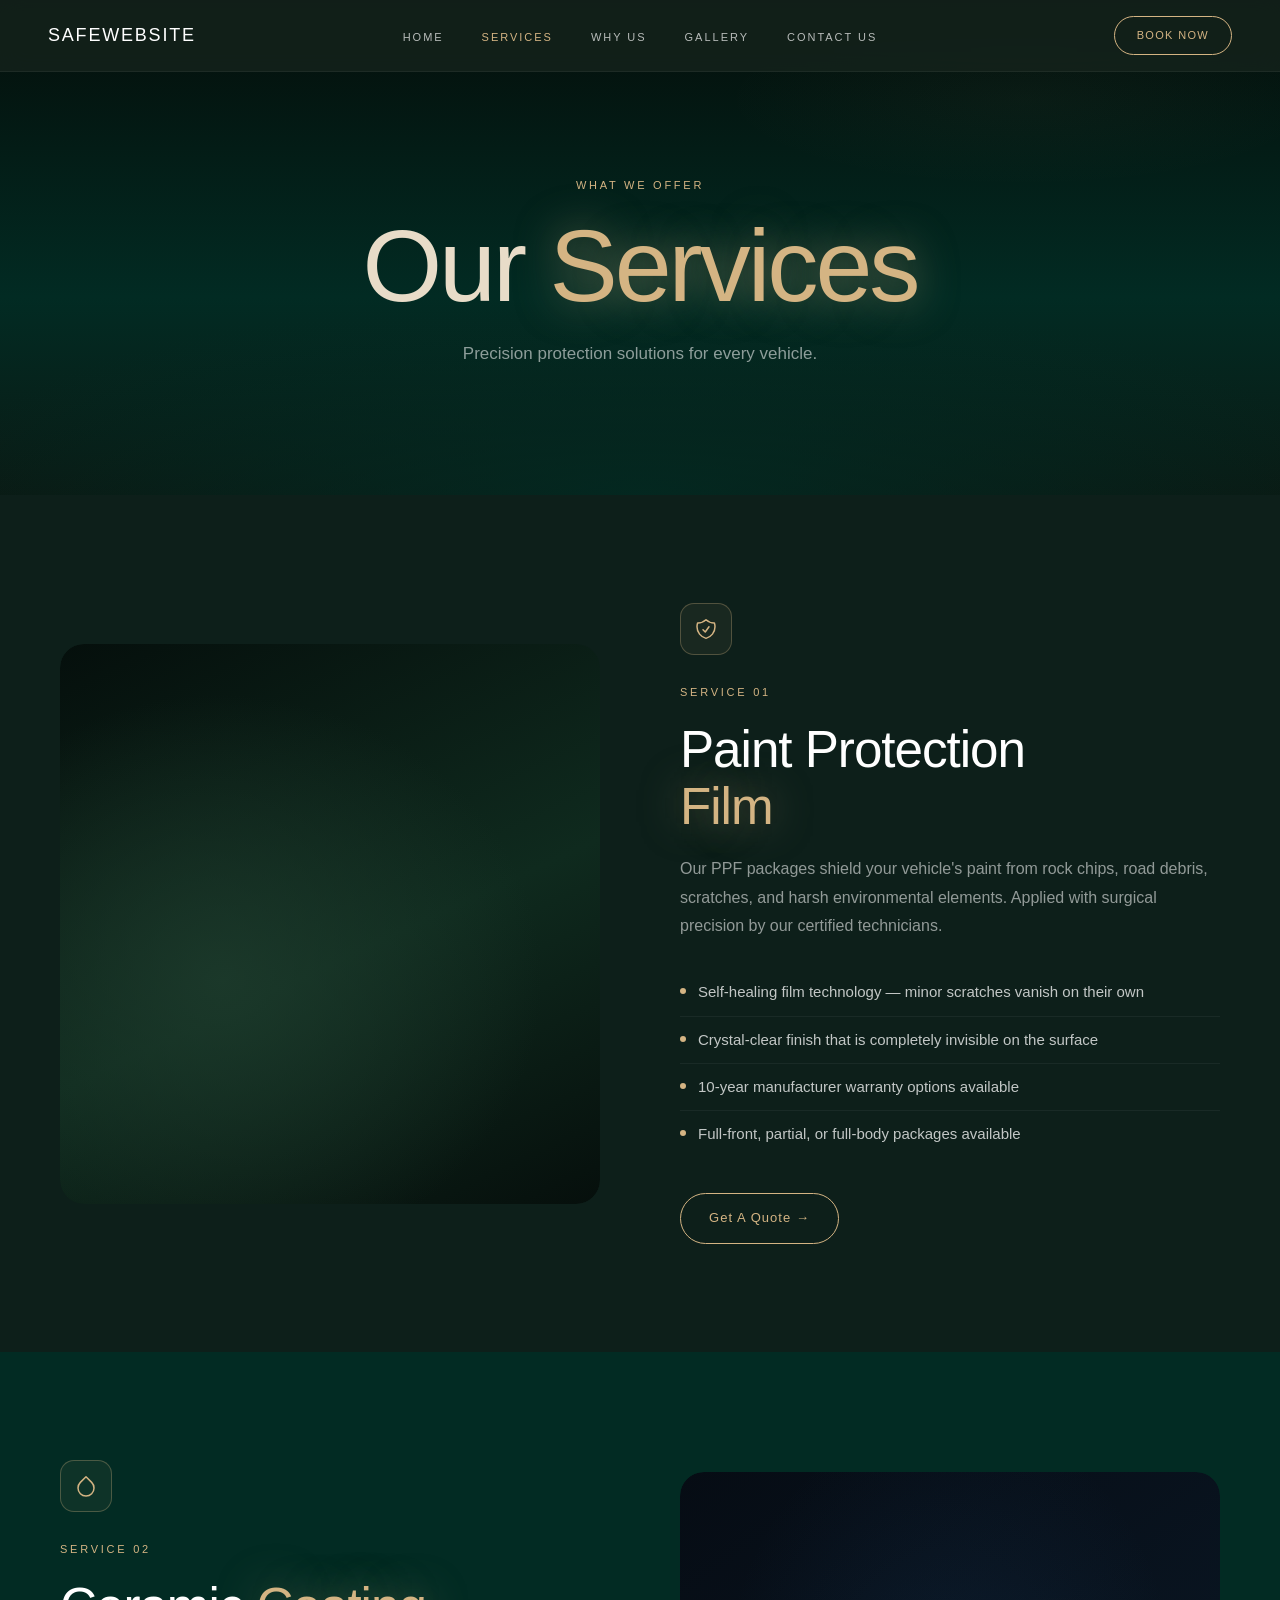
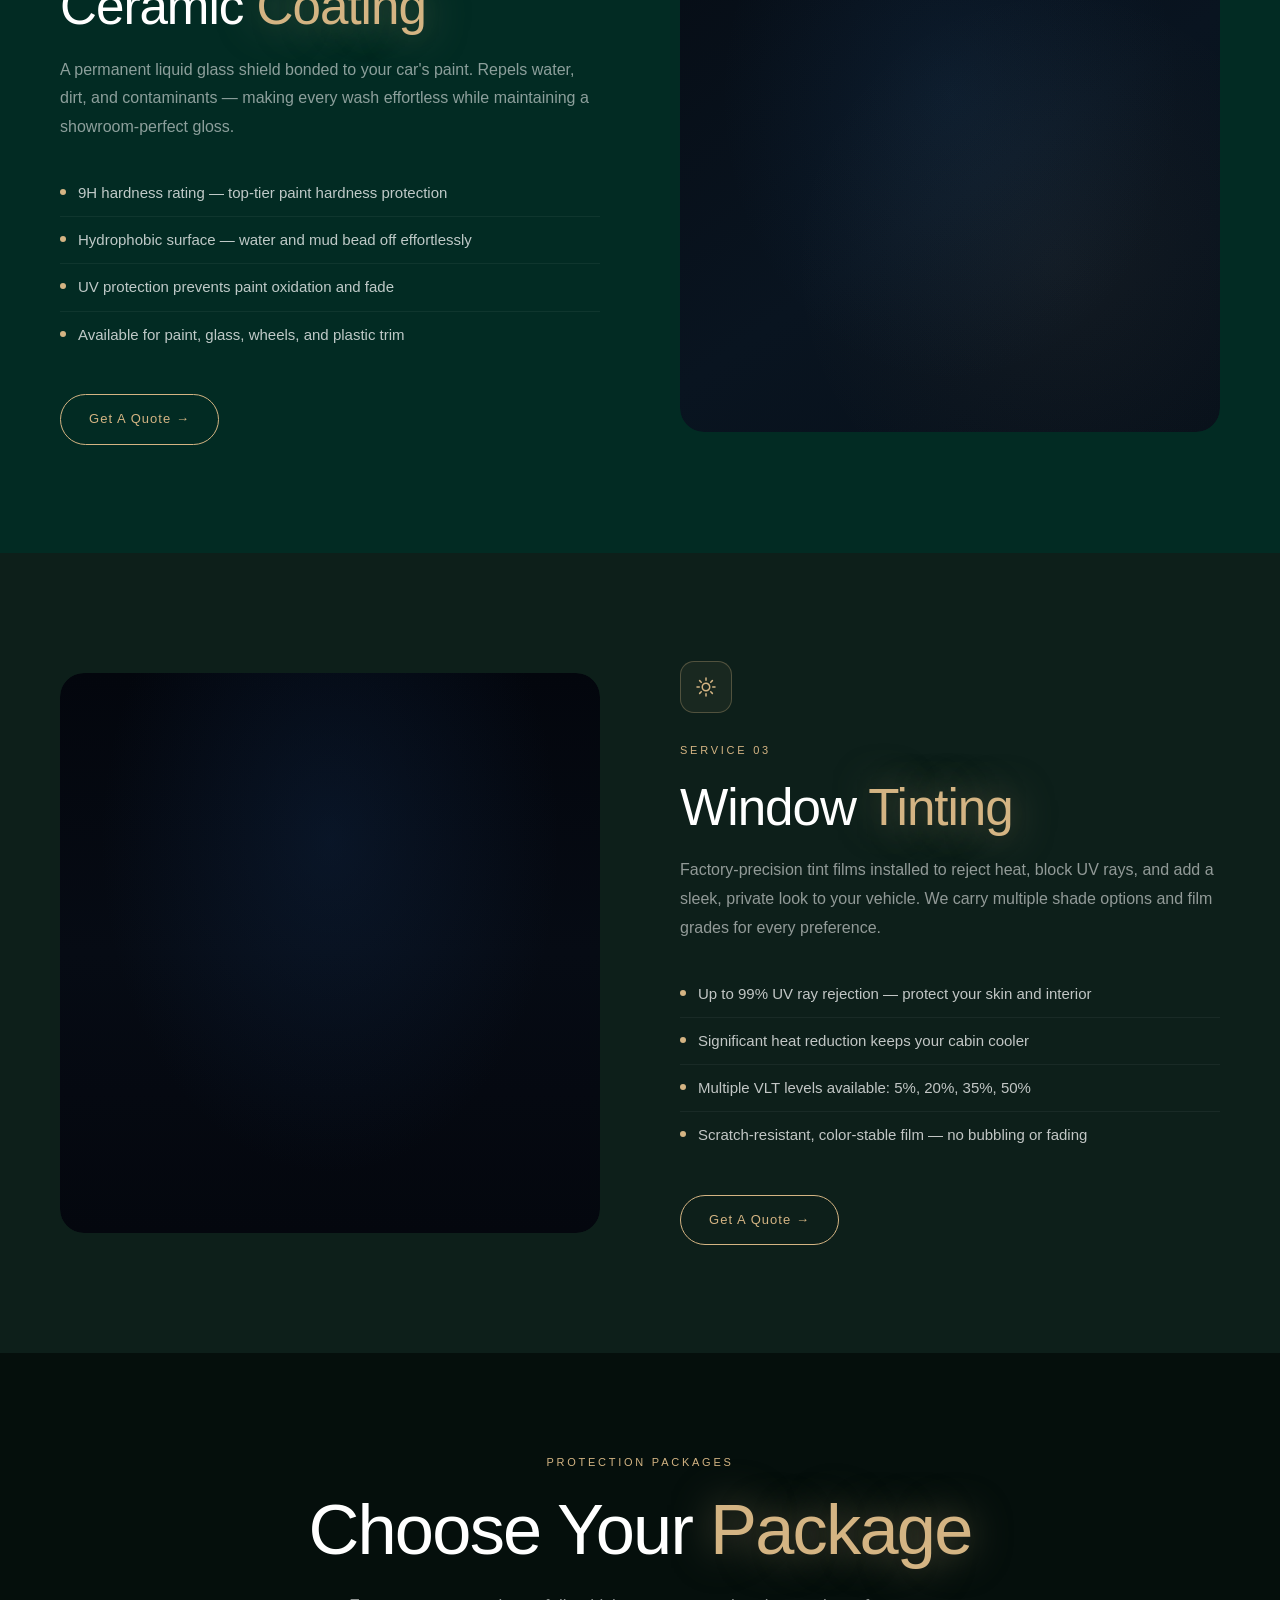
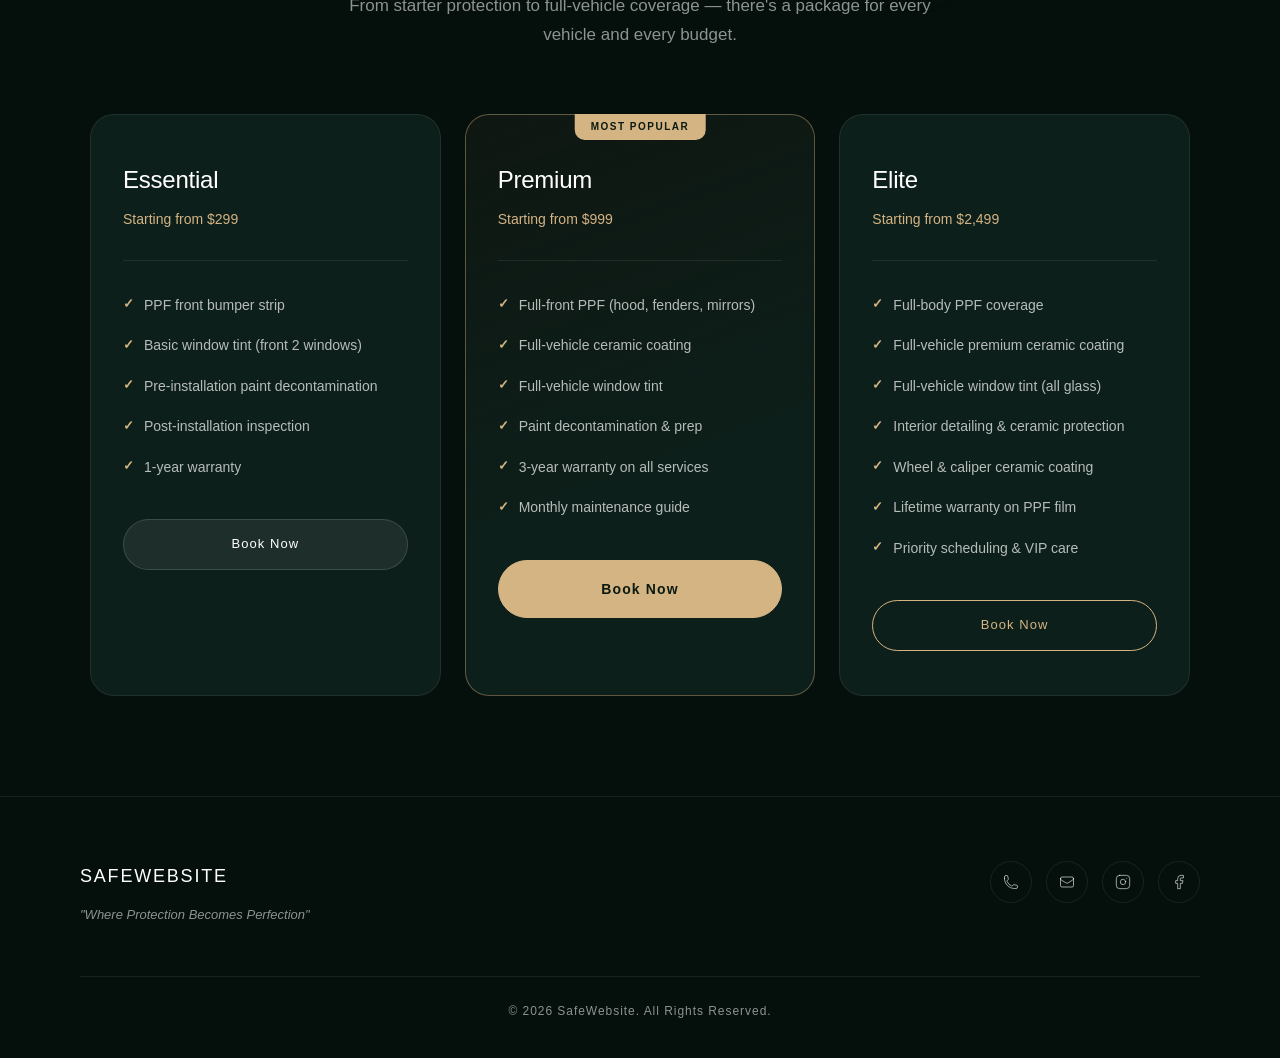
<file: services.html>
<!DOCTYPE html>
<html lang="en">
<head>
  <meta charset="UTF-8" />
  <meta name="viewport" content="width=device-width, initial-scale=1.0" />
  <title>Services — SafeWebsite</title>
  <meta name="description" content="Paint protection film, ceramic coating, and window tinting services. Precision protection solutions for every vehicle." />
  <link rel="stylesheet" href="css/styles.css" />
</head>
<body>

  <!-- ── NAVBAR ── -->
  <nav class="navbar" id="navbar">
    <a href="index.html" class="navbar-brand">SafeWebsite</a>
    <ul class="navbar-links">
      <li><a href="index.html">Home</a></li>
      <li><a href="services.html" class="active">Services</a></li>
      <li><a href="why-us.html">Why Us</a></li>
      <li><a href="gallery.html">Gallery</a></li>
      <li><a href="contact.html">Contact Us</a></li>
    </ul>
    <a href="contact.html" class="btn-book">Book Now</a>
    <div class="hamburger" id="hamburger" aria-label="Toggle menu">
      <span></span><span></span><span></span>
    </div>
  </nav>

  <div class="mobile-menu" id="mobile-menu">
    <a href="index.html">Home</a>
    <a href="services.html" class="active">Services</a>
    <a href="why-us.html">Why Us</a>
    <a href="gallery.html">Gallery</a>
    <a href="contact.html">Contact Us</a>
    <a href="contact.html" class="btn-book">Book Now</a>
  </div>

  <!-- ── PAGE HERO ── -->
  <header class="page-hero" aria-label="Services page header">
    <span class="section-label fade-up">What We Offer</span>
    <h1 class="page-hero-title fade-up delay-1">Our <span class="gold">Services</span></h1>
    <p class="page-hero-subtitle fade-up delay-2">Precision protection solutions for every vehicle.</p>
  </header>

  <!-- ── SERVICE 1: PPF ── -->
  <section class="service-section">
    <div class="service-layout">
      <div class="service-img-frame fade-in">
        <div class="img-placeholder img-ppf-bumper"
             role="img" aria-label="Dramatic close-up of PPF being installed on a car front bumper, gloved technician hands"></div>
      </div>
      <div class="service-content-panel fade-up delay-2">
        <div class="service-icon" aria-hidden="true">
          <svg xmlns="http://www.w3.org/2000/svg" fill="none" viewBox="0 0 24 24" stroke-width="1.5" stroke="currentColor">
            <path stroke-linecap="round" stroke-linejoin="round" d="M9 12.75L11.25 15 15 9.75m-3-7.036A11.959 11.959 0 013.598 6 11.99 11.99 0 003 9.749c0 5.592 3.824 10.29 9 11.623 5.176-1.332 9-6.03 9-11.622 0-1.31-.21-2.571-.598-3.751h-.152c-3.196 0-6.1-1.248-8.25-3.285z" />
          </svg>
        </div>
        <span class="section-label">Service 01</span>
        <h2 class="service-content-title">Paint Protection<br /><span class="gold">Film</span></h2>
        <p class="service-content-desc">Our PPF packages shield your vehicle's paint from rock chips, road debris, scratches, and harsh environmental elements. Applied with surgical precision by our certified technicians.</p>
        <ul class="service-bullets">
          <li>Self-healing film technology — minor scratches vanish on their own</li>
          <li>Crystal-clear finish that is completely invisible on the surface</li>
          <li>10-year manufacturer warranty options available</li>
          <li>Full-front, partial, or full-body packages available</li>
        </ul>
        <a href="contact.html" class="btn btn-outline-gold">Get A Quote →</a>
      </div>
    </div>
  </section>

  <!-- ── SERVICE 2: Ceramic Coating ── -->
  <section class="service-section">
    <div class="service-layout reverse">
      <div class="service-img-frame fade-in">
        <div class="img-placeholder img-ceramic-bead"
             role="img" aria-label="Water beading on a ceramic-coated car surface, stunning hydrophobic effect"></div>
      </div>
      <div class="service-content-panel fade-up delay-2">
        <div class="service-icon" aria-hidden="true">
          <svg xmlns="http://www.w3.org/2000/svg" fill="none" viewBox="0 0 24 24" stroke-width="1.5" stroke="currentColor">
            <path stroke-linecap="round" stroke-linejoin="round" d="M12 2.69l5.66 5.66a8 8 0 11-11.31 0z" />
          </svg>
        </div>
        <span class="section-label">Service 02</span>
        <h2 class="service-content-title">Ceramic <span class="gold">Coating</span></h2>
        <p class="service-content-desc">A permanent liquid glass shield bonded to your car's paint. Repels water, dirt, and contaminants — making every wash effortless while maintaining a showroom-perfect gloss.</p>
        <ul class="service-bullets">
          <li>9H hardness rating — top-tier paint hardness protection</li>
          <li>Hydrophobic surface — water and mud bead off effortlessly</li>
          <li>UV protection prevents paint oxidation and fade</li>
          <li>Available for paint, glass, wheels, and plastic trim</li>
        </ul>
        <a href="contact.html" class="btn btn-outline-gold">Get A Quote →</a>
      </div>
    </div>
  </section>

  <!-- ── SERVICE 3: Window Tinting ── -->
  <section class="service-section">
    <div class="service-layout">
      <div class="service-img-frame fade-in">
        <div class="img-placeholder img-tint-city"
             role="img" aria-label="Dark tinted car window with city lights reflected, cinematic night scene"></div>
      </div>
      <div class="service-content-panel fade-up delay-2">
        <div class="service-icon" aria-hidden="true">
          <svg xmlns="http://www.w3.org/2000/svg" fill="none" viewBox="0 0 24 24" stroke-width="1.5" stroke="currentColor">
            <path stroke-linecap="round" stroke-linejoin="round" d="M12 3v2.25m6.364.386l-1.591 1.591M21 12h-2.25m-.386 6.364l-1.591-1.591M12 18.75V21m-4.773-4.227l-1.591 1.591M5.25 12H3m4.227-4.773L5.636 5.636M15.75 12a3.75 3.75 0 11-7.5 0 3.75 3.75 0 017.5 0z" />
          </svg>
        </div>
        <span class="section-label">Service 03</span>
        <h2 class="service-content-title">Window <span class="gold">Tinting</span></h2>
        <p class="service-content-desc">Factory-precision tint films installed to reject heat, block UV rays, and add a sleek, private look to your vehicle. We carry multiple shade options and film grades for every preference.</p>
        <ul class="service-bullets">
          <li>Up to 99% UV ray rejection — protect your skin and interior</li>
          <li>Significant heat reduction keeps your cabin cooler</li>
          <li>Multiple VLT levels available: 5%, 20%, 35%, 50%</li>
          <li>Scratch-resistant, color-stable film — no bubbling or fading</li>
        </ul>
        <a href="contact.html" class="btn btn-outline-gold">Get A Quote →</a>
      </div>
    </div>
  </section>

  <!-- ── PACKAGE COMPARISON ── -->
  <section class="packages-section">
    <span class="section-label fade-up">Protection Packages</span>
    <h2 class="section-title fade-up delay-1">Choose Your <span class="gold">Package</span></h2>
    <p class="section-subtitle fade-up delay-2" style="margin: 0 auto;">From starter protection to full-vehicle coverage — there's a package for every vehicle and every budget.</p>

    <div class="packages-grid">

      <!-- Essential -->
      <div class="package-card fade-up">
        <p class="package-name">Essential</p>
        <p class="package-price">Starting from $299</p>
        <hr class="package-divider" />
        <ul class="package-features">
          <li>PPF front bumper strip</li>
          <li>Basic window tint (front 2 windows)</li>
          <li>Pre-installation paint decontamination</li>
          <li>Post-installation inspection</li>
          <li>1-year warranty</li>
        </ul>
        <a href="contact.html" class="btn btn-glass" style="width: 100%; justify-content: center;">Book Now</a>
      </div>

      <!-- Premium (Featured) -->
      <div class="package-card featured fade-up delay-2">
        <div class="package-badge">Most Popular</div>
        <p class="package-name">Premium</p>
        <p class="package-price">Starting from $999</p>
        <hr class="package-divider" />
        <ul class="package-features">
          <li>Full-front PPF (hood, fenders, mirrors)</li>
          <li>Full-vehicle ceramic coating</li>
          <li>Full-vehicle window tint</li>
          <li>Paint decontamination & prep</li>
          <li>3-year warranty on all services</li>
          <li>Monthly maintenance guide</li>
        </ul>
        <a href="contact.html" class="btn btn-solid-gold" style="width: 100%; justify-content: center;">Book Now</a>
      </div>

      <!-- Elite -->
      <div class="package-card fade-up delay-4">
        <p class="package-name">Elite</p>
        <p class="package-price">Starting from $2,499</p>
        <hr class="package-divider" />
        <ul class="package-features">
          <li>Full-body PPF coverage</li>
          <li>Full-vehicle premium ceramic coating</li>
          <li>Full-vehicle window tint (all glass)</li>
          <li>Interior detailing & ceramic protection</li>
          <li>Wheel & caliper ceramic coating</li>
          <li>Lifetime warranty on PPF film</li>
          <li>Priority scheduling & VIP care</li>
        </ul>
        <a href="contact.html" class="btn btn-outline-gold" style="width: 100%; justify-content: center;">Book Now</a>
      </div>

    </div>
  </section>

  <!-- ── FOOTER ── -->
  <footer>
    <div class="footer-inner">
      <div class="footer-top">
        <div class="footer-brand">
          <span class="footer-brand-name">SafeWebsite</span>
          <span class="footer-tagline">"Where Protection Becomes Perfection"</span>
        </div>
        <div class="footer-icons">
          <a href="tel:+15550000000" class="footer-icon" title="Call Us">
            <svg xmlns="http://www.w3.org/2000/svg" fill="none" viewBox="0 0 24 24" stroke="currentColor">
              <path stroke-linecap="round" stroke-linejoin="round" d="M2.25 6.75c0 8.284 6.716 15 15 15h2.25a2.25 2.25 0 002.25-2.25v-1.372c0-.516-.351-.966-.852-1.091l-4.423-1.106c-.44-.11-.902.055-1.173.417l-.97 1.293c-.282.376-.769.542-1.21.38a12.035 12.035 0 01-7.143-7.143c-.162-.441.004-.928.38-1.21l1.293-.97c.363-.271.527-.734.417-1.173L6.963 3.102a1.125 1.125 0 00-1.091-.852H4.5A2.25 2.25 0 002.25 4.5v2.25z" />
            </svg>
          </a>
          <a href="mailto:hello@safewebsite.com" class="footer-icon" title="Email Us">
            <svg xmlns="http://www.w3.org/2000/svg" fill="none" viewBox="0 0 24 24" stroke="currentColor">
              <path stroke-linecap="round" stroke-linejoin="round" d="M21.75 6.75v10.5a2.25 2.25 0 01-2.25 2.25h-15a2.25 2.25 0 01-2.25-2.25V6.75m19.5 0A2.25 2.25 0 0019.5 4.5h-15a2.25 2.25 0 00-2.25 2.25m19.5 0v.243a2.25 2.25 0 01-1.07 1.916l-7.5 4.615a2.25 2.25 0 01-2.36 0L3.32 8.91a2.25 2.25 0 01-1.07-1.916V6.75" />
            </svg>
          </a>
          <a href="#" class="footer-icon" title="Instagram" target="_blank" rel="noopener noreferrer">
            <svg xmlns="http://www.w3.org/2000/svg" viewBox="0 0 24 24" fill="none" stroke="currentColor" stroke-linecap="round" stroke-linejoin="round">
              <rect x="2" y="2" width="20" height="20" rx="5" ry="5"/>
              <path d="M16 11.37A4 4 0 1112.63 8 4 4 0 0116 11.37z"/>
              <line x1="17.5" y1="6.5" x2="17.51" y2="6.5"/>
            </svg>
          </a>
          <a href="#" class="footer-icon" title="Facebook" target="_blank" rel="noopener noreferrer">
            <svg xmlns="http://www.w3.org/2000/svg" viewBox="0 0 24 24" fill="none" stroke="currentColor" stroke-linecap="round" stroke-linejoin="round">
              <path d="M18 2h-3a5 5 0 00-5 5v3H7v4h3v8h4v-8h3l1-4h-4V7a1 1 0 011-1h3z"/>
            </svg>
          </a>
        </div>
      </div>
      <hr class="footer-divider" />
      <p class="footer-bottom">© 2026 SafeWebsite. All Rights Reserved.</p>
    </div>
  </footer>

  <script src="js/main.js"></script>
</body>
</html>
</file>
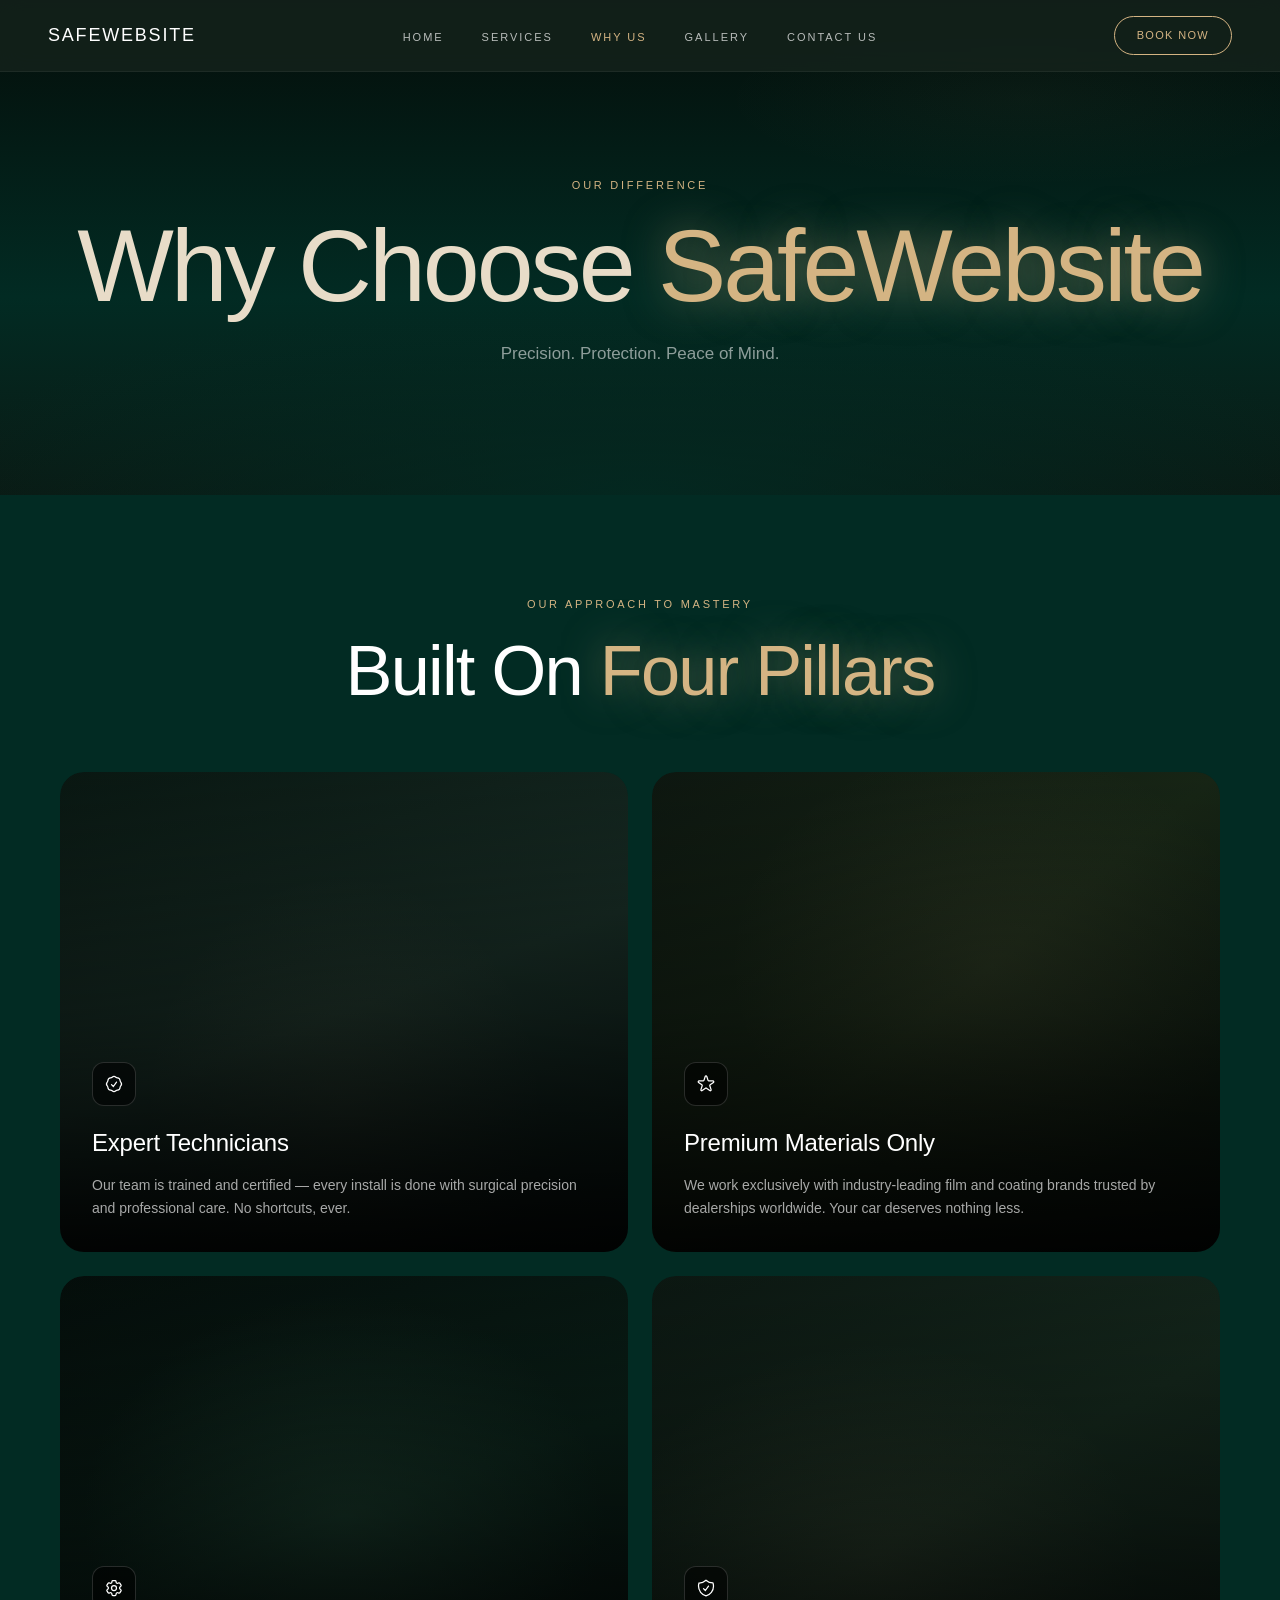
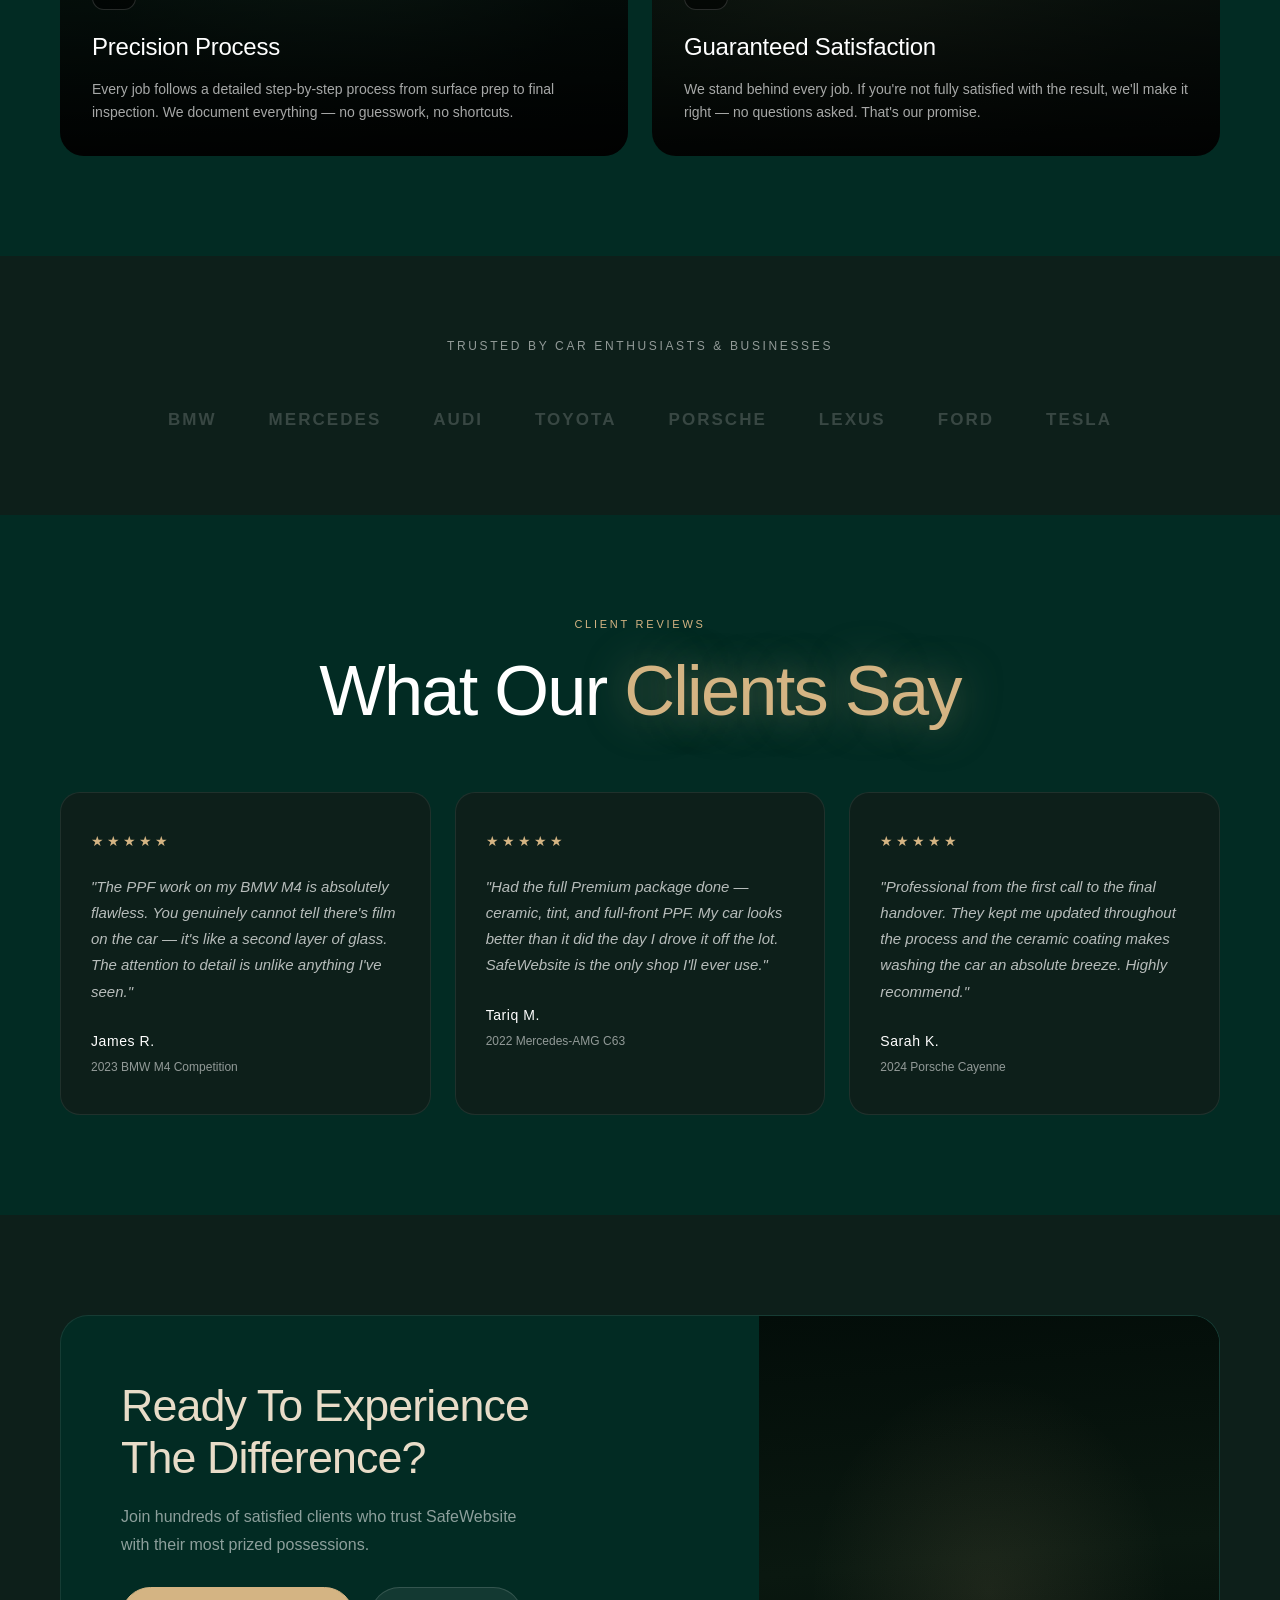
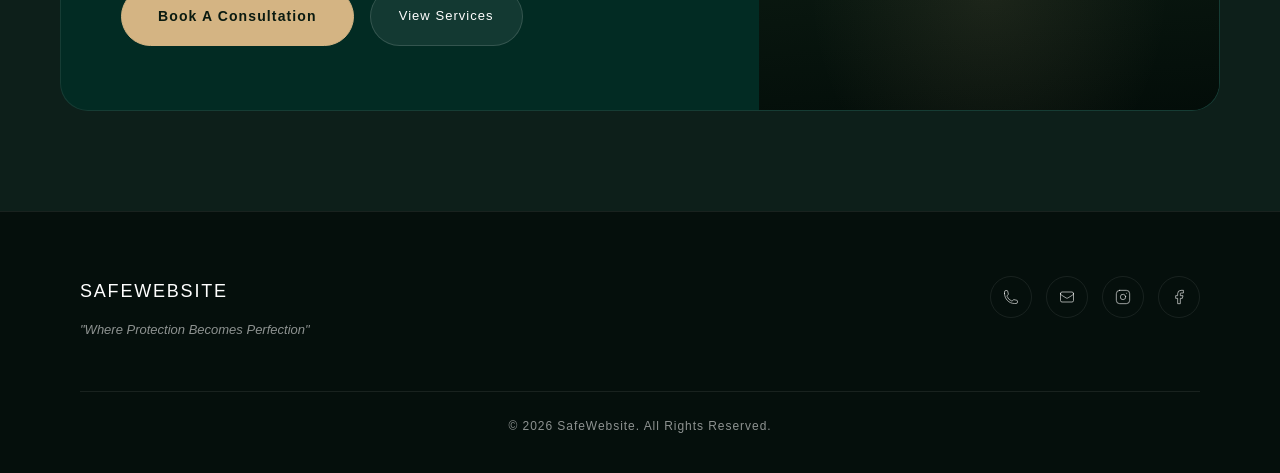
<file: why-us.html>
<!DOCTYPE html>
<html lang="en">
<head>
  <meta charset="UTF-8" />
  <meta name="viewport" content="width=device-width, initial-scale=1.0" />
  <title>Why Us — SafeWebsite</title>
  <meta name="description" content="Why choose SafeWebsite? Expert technicians, premium materials, precision process, and guaranteed satisfaction." />
  <link rel="stylesheet" href="css/styles.css" />
</head>
<body>

  <!-- ── NAVBAR ── -->
  <nav class="navbar" id="navbar">
    <a href="index.html" class="navbar-brand">SafeWebsite</a>
    <ul class="navbar-links">
      <li><a href="index.html">Home</a></li>
      <li><a href="services.html">Services</a></li>
      <li><a href="why-us.html" class="active">Why Us</a></li>
      <li><a href="gallery.html">Gallery</a></li>
      <li><a href="contact.html">Contact Us</a></li>
    </ul>
    <a href="contact.html" class="btn-book">Book Now</a>
    <div class="hamburger" id="hamburger" aria-label="Toggle menu">
      <span></span><span></span><span></span>
    </div>
  </nav>

  <div class="mobile-menu" id="mobile-menu">
    <a href="index.html">Home</a>
    <a href="services.html">Services</a>
    <a href="why-us.html" class="active">Why Us</a>
    <a href="gallery.html">Gallery</a>
    <a href="contact.html">Contact Us</a>
    <a href="contact.html" class="btn-book">Book Now</a>
  </div>

  <!-- ── PAGE HERO ── -->
  <header class="page-hero" aria-label="Why Us page header">
    <span class="section-label fade-up">Our Difference</span>
    <h1 class="page-hero-title fade-up delay-1">Why Choose <span class="gold">SafeWebsite</span></h1>
    <p class="page-hero-subtitle fade-up delay-2">Precision. Protection. Peace of Mind.</p>
  </header>

  <!-- ── OUR APPROACH ── -->
  <section class="approach-section">
    <div style="text-align:center; max-width:1200px; margin:0 auto;">
      <span class="section-label fade-up">Our Approach To Mastery</span>
      <h2 class="section-title fade-up delay-1">Built On <span class="gold">Four Pillars</span></h2>
    </div>

    <div class="approach-grid">

      <!-- Card 1: Expert Technicians -->
      <article class="approach-card fade-up">
        <div class="approach-card-bg img-placeholder img-technician"
             role="img" aria-label="Technician in clean workwear carefully applying PPF film with precision tools"></div>
        <div class="approach-card-overlay"></div>
        <div class="approach-card-content">
          <div class="approach-icon" aria-hidden="true">
            <svg xmlns="http://www.w3.org/2000/svg" fill="none" viewBox="0 0 24 24" stroke-width="1.5" stroke="currentColor">
              <path stroke-linecap="round" stroke-linejoin="round" d="M9 12.75L11.25 15 15 9.75M7.835 4.697a3.42 3.42 0 001.946-.806 3.42 3.42 0 014.438 0 3.42 3.42 0 001.946.806 3.42 3.42 0 013.138 3.138 3.42 3.42 0 00.806 1.946 3.42 3.42 0 010 4.438 3.42 3.42 0 00-.806 1.946 3.42 3.42 0 01-3.138 3.138 3.42 3.42 0 00-1.946.806 3.42 3.42 0 01-4.438 0 3.42 3.42 0 00-1.946-.806 3.42 3.42 0 01-3.138-3.138 3.42 3.42 0 00-.806-1.946 3.42 3.42 0 010-4.438 3.42 3.42 0 00.806-1.946 3.42 3.42 0 013.138-3.138z" />
            </svg>
          </div>
          <h3 class="approach-card-title">Expert Technicians</h3>
          <p class="approach-card-body">Our team is trained and certified — every install is done with surgical precision and professional care. No shortcuts, ever.</p>
        </div>
      </article>

      <!-- Card 2: Premium Materials -->
      <article class="approach-card fade-up delay-2">
        <div class="approach-card-bg img-placeholder img-materials"
             role="img" aria-label="Close-up of premium film brand packaging and labels from industry-leading manufacturers"></div>
        <div class="approach-card-overlay"></div>
        <div class="approach-card-content">
          <div class="approach-icon" aria-hidden="true">
            <svg xmlns="http://www.w3.org/2000/svg" fill="none" viewBox="0 0 24 24" stroke-width="1.5" stroke="currentColor">
              <path stroke-linecap="round" stroke-linejoin="round" d="M11.049 2.927c.3-.921 1.603-.921 1.902 0l1.519 4.674a1 1 0 00.95.69h4.915c.969 0 1.371 1.24.588 1.81l-3.976 2.888a1 1 0 00-.363 1.118l1.518 4.674c.3.922-.755 1.688-1.538 1.118l-3.976-2.888a1 1 0 00-1.176 0l-3.976 2.888c-.783.57-1.838-.197-1.538-1.118l1.518-4.674a1 1 0 00-.363-1.118l-3.976-2.888c-.784-.57-.38-1.81.588-1.81h4.914a1 1 0 00.951-.69l1.519-4.674z" />
            </svg>
          </div>
          <h3 class="approach-card-title">Premium Materials Only</h3>
          <p class="approach-card-body">We work exclusively with industry-leading film and coating brands trusted by dealerships worldwide. Your car deserves nothing less.</p>
        </div>
      </article>

      <!-- Card 3: Precision Process -->
      <article class="approach-card fade-up delay-2">
        <div class="approach-card-bg img-placeholder img-studio"
             role="img" aria-label="Clean, professional studio shop with a luxury car being worked on by technicians"></div>
        <div class="approach-card-overlay"></div>
        <div class="approach-card-content">
          <div class="approach-icon" aria-hidden="true">
            <svg xmlns="http://www.w3.org/2000/svg" fill="none" viewBox="0 0 24 24" stroke-width="1.5" stroke="currentColor">
              <path stroke-linecap="round" stroke-linejoin="round" d="M9.594 3.94c.09-.542.56-.94 1.11-.94h2.593c.55 0 1.02.398 1.11.94l.213 1.281c.063.374.313.686.645.87.074.04.147.083.22.127.325.196.72.257 1.075.124l1.217-.456a1.125 1.125 0 011.37.49l1.296 2.247a1.125 1.125 0 01-.26 1.431l-1.003.827c-.293.241-.438.613-.43.992a7.723 7.723 0 010 .255c-.008.378.137.75.43.991l1.004.827c.424.35.534.955.26 1.43l-1.298 2.247a1.125 1.125 0 01-1.369.491l-1.217-.456c-.355-.133-.75-.072-1.076.124a6.47 6.47 0 01-.22.128c-.331.183-.581.495-.644.869l-.213 1.281c-.09.543-.56.94-1.11.94h-2.594c-.55 0-1.019-.398-1.11-.94l-.213-1.281c-.062-.374-.312-.686-.644-.87a6.52 6.52 0 01-.22-.127c-.325-.196-.72-.257-1.076-.124l-1.217.456a1.125 1.125 0 01-1.369-.49l-1.297-2.247a1.125 1.125 0 01.26-1.431l1.004-.827c.292-.24.437-.613.43-.991a6.932 6.932 0 010-.255c.007-.38-.138-.751-.43-.992l-1.004-.827a1.125 1.125 0 01-.26-1.43l1.297-2.247a1.125 1.125 0 011.37-.491l1.216.456c.356.133.751.072 1.076-.124.072-.044.146-.086.22-.128.332-.183.582-.495.644-.869l.214-1.28z" />
              <path stroke-linecap="round" stroke-linejoin="round" d="M15 12a3 3 0 11-6 0 3 3 0 016 0z" />
            </svg>
          </div>
          <h3 class="approach-card-title">Precision Process</h3>
          <p class="approach-card-body">Every job follows a detailed step-by-step process from surface prep to final inspection. We document everything — no guesswork, no shortcuts.</p>
        </div>
      </article>

      <!-- Card 4: Guaranteed Satisfaction -->
      <article class="approach-card fade-up delay-4">
        <div class="approach-card-bg img-placeholder img-customer"
             role="img" aria-label="Happy customer inspecting their finished car, shaking hands with a technician"></div>
        <div class="approach-card-overlay"></div>
        <div class="approach-card-content">
          <div class="approach-icon" aria-hidden="true">
            <svg xmlns="http://www.w3.org/2000/svg" fill="none" viewBox="0 0 24 24" stroke-width="1.5" stroke="currentColor">
              <path stroke-linecap="round" stroke-linejoin="round" d="M9 12.75L11.25 15 15 9.75m-3-7.036A11.959 11.959 0 013.598 6 11.99 11.99 0 003 9.749c0 5.592 3.824 10.29 9 11.623 5.176-1.332 9-6.03 9-11.622 0-1.31-.21-2.571-.598-3.751h-.152c-3.196 0-6.1-1.248-8.25-3.285z" />
            </svg>
          </div>
          <h3 class="approach-card-title">Guaranteed Satisfaction</h3>
          <p class="approach-card-body">We stand behind every job. If you're not fully satisfied with the result, we'll make it right — no questions asked. That's our promise.</p>
        </div>
      </article>

    </div>
  </section>

  <!-- ── TRUST STRIP ── -->
  <section class="trust-strip">
    <p class="trust-strip-title fade-up">Trusted By Car Enthusiasts &amp; Businesses</p>
    <div class="trust-logos fade-in delay-2">
      <span class="trust-logo">BMW</span>
      <span class="trust-logo">Mercedes</span>
      <span class="trust-logo">Audi</span>
      <span class="trust-logo">Toyota</span>
      <span class="trust-logo">Porsche</span>
      <span class="trust-logo">Lexus</span>
      <span class="trust-logo">Ford</span>
      <span class="trust-logo">Tesla</span>
    </div>
  </section>

  <!-- ── TESTIMONIALS ── -->
  <section class="testimonials-section">
    <div style="text-align:center; max-width:1200px; margin:0 auto;">
      <span class="section-label fade-up">Client Reviews</span>
      <h2 class="section-title fade-up delay-1">What Our <span class="gold">Clients Say</span></h2>
    </div>

    <div class="testimonials-grid">

      <article class="testimonial-card fade-up">
        <div class="testimonial-stars" aria-label="5 stars">★★★★★</div>
        <p class="testimonial-quote">"The PPF work on my BMW M4 is absolutely flawless. You genuinely cannot tell there's film on the car — it's like a second layer of glass. The attention to detail is unlike anything I've seen."</p>
        <p class="testimonial-name">James R.</p>
        <p class="testimonial-vehicle">2023 BMW M4 Competition</p>
      </article>

      <article class="testimonial-card fade-up delay-2">
        <div class="testimonial-stars" aria-label="5 stars">★★★★★</div>
        <p class="testimonial-quote">"Had the full Premium package done — ceramic, tint, and full-front PPF. My car looks better than it did the day I drove it off the lot. SafeWebsite is the only shop I'll ever use."</p>
        <p class="testimonial-name">Tariq M.</p>
        <p class="testimonial-vehicle">2022 Mercedes-AMG C63</p>
      </article>

      <article class="testimonial-card fade-up delay-4">
        <div class="testimonial-stars" aria-label="5 stars">★★★★★</div>
        <p class="testimonial-quote">"Professional from the first call to the final handover. They kept me updated throughout the process and the ceramic coating makes washing the car an absolute breeze. Highly recommend."</p>
        <p class="testimonial-name">Sarah K.</p>
        <p class="testimonial-vehicle">2024 Porsche Cayenne</p>
      </article>

    </div>
  </section>

  <!-- ── CTA BANNER ── -->
  <section class="cta-banner" style="background: var(--bg-secondary);">
    <div class="cta-banner-inner fade-up">
      <div class="cta-banner-content">
        <h2 class="cta-banner-title">Ready To Experience<br />The Difference?</h2>
        <p class="cta-banner-desc">Join hundreds of satisfied clients who trust SafeWebsite with their most prized possessions.</p>
        <div class="cta-banner-buttons">
          <a href="contact.html" class="btn btn-solid-gold">Book A Consultation</a>
          <a href="services.html" class="btn btn-glass">View Services</a>
        </div>
      </div>
      <div class="cta-banner-img">
        <div class="img-placeholder img-cta-car" role="img" aria-label="Stunning luxury car with a perfectly protected finish under studio lighting"></div>
      </div>
    </div>
  </section>

  <!-- ── FOOTER ── -->
  <footer>
    <div class="footer-inner">
      <div class="footer-top">
        <div class="footer-brand">
          <span class="footer-brand-name">SafeWebsite</span>
          <span class="footer-tagline">"Where Protection Becomes Perfection"</span>
        </div>
        <div class="footer-icons">
          <a href="tel:+15550000000" class="footer-icon" title="Call Us">
            <svg xmlns="http://www.w3.org/2000/svg" fill="none" viewBox="0 0 24 24" stroke="currentColor">
              <path stroke-linecap="round" stroke-linejoin="round" d="M2.25 6.75c0 8.284 6.716 15 15 15h2.25a2.25 2.25 0 002.25-2.25v-1.372c0-.516-.351-.966-.852-1.091l-4.423-1.106c-.44-.11-.902.055-1.173.417l-.97 1.293c-.282.376-.769.542-1.21.38a12.035 12.035 0 01-7.143-7.143c-.162-.441.004-.928.38-1.21l1.293-.97c.363-.271.527-.734.417-1.173L6.963 3.102a1.125 1.125 0 00-1.091-.852H4.5A2.25 2.25 0 002.25 4.5v2.25z" />
            </svg>
          </a>
          <a href="mailto:hello@safewebsite.com" class="footer-icon" title="Email Us">
            <svg xmlns="http://www.w3.org/2000/svg" fill="none" viewBox="0 0 24 24" stroke="currentColor">
              <path stroke-linecap="round" stroke-linejoin="round" d="M21.75 6.75v10.5a2.25 2.25 0 01-2.25 2.25h-15a2.25 2.25 0 01-2.25-2.25V6.75m19.5 0A2.25 2.25 0 0019.5 4.5h-15a2.25 2.25 0 00-2.25 2.25m19.5 0v.243a2.25 2.25 0 01-1.07 1.916l-7.5 4.615a2.25 2.25 0 01-2.36 0L3.32 8.91a2.25 2.25 0 01-1.07-1.916V6.75" />
            </svg>
          </a>
          <a href="#" class="footer-icon" title="Instagram" target="_blank" rel="noopener noreferrer">
            <svg xmlns="http://www.w3.org/2000/svg" viewBox="0 0 24 24" fill="none" stroke="currentColor" stroke-linecap="round" stroke-linejoin="round">
              <rect x="2" y="2" width="20" height="20" rx="5" ry="5"/>
              <path d="M16 11.37A4 4 0 1112.63 8 4 4 0 0116 11.37z"/>
              <line x1="17.5" y1="6.5" x2="17.51" y2="6.5"/>
            </svg>
          </a>
          <a href="#" class="footer-icon" title="Facebook" target="_blank" rel="noopener noreferrer">
            <svg xmlns="http://www.w3.org/2000/svg" viewBox="0 0 24 24" fill="none" stroke="currentColor" stroke-linecap="round" stroke-linejoin="round">
              <path d="M18 2h-3a5 5 0 00-5 5v3H7v4h3v8h4v-8h3l1-4h-4V7a1 1 0 011-1h3z"/>
            </svg>
          </a>
        </div>
      </div>
      <hr class="footer-divider" />
      <p class="footer-bottom">© 2026 SafeWebsite. All Rights Reserved.</p>
    </div>
  </footer>

  <script src="js/main.js"></script>
</body>
</html>
</file>
<file: css/styles.css>
/* =====================================================
   SafeWebsite — Premium Automotive Care
   Global Stylesheet
   ===================================================== */

@import url('https://api.fontshare.com/v2/css?f[]=satoshi@300,400,500,700&display=swap');

/* ── CSS Variables ── */
:root {
  --bg-primary: #022B23;
  --bg-secondary: #0D1F1A;
  --bg-dark: #050f0c;
  --accent-gold: #D4B483;
  --accent-gold-glow: rgba(212, 180, 131, 0.5);
  --text-primary: #FFFFFF;
  --text-cream: #E8DCC8;
  --text-muted: rgba(255, 255, 255, 0.55);
  --card-border: rgba(255, 255, 255, 0.08);
  --navbar-bg: rgba(20, 35, 28, 0.85);
}

/* ── Reset ── */
*, *::before, *::after {
  margin: 0;
  padding: 0;
  box-sizing: border-box;
}

html { scroll-behavior: smooth; }

body {
  font-family: 'Satoshi Variable', 'Satoshi', sans-serif;
  background-color: var(--bg-primary);
  color: var(--text-primary);
  font-weight: 300;
  line-height: 1.75;
  opacity: 0;
  transition: opacity 0.5s ease;
  overflow-x: hidden;
}

body.loaded { opacity: 1; }

img { display: block; max-width: 100%; }
a { text-decoration: none; color: inherit; }

/* ── Typography Utilities ── */
.gold {
  color: var(--accent-gold);
  text-shadow: 0 0 40px var(--accent-gold-glow);
}
.text-muted { color: var(--text-muted); }

/* ── ==========================================
   NAVBAR
   ========================================== */
.navbar {
  position: fixed;
  top: 0; left: 0; right: 0;
  z-index: 1000;
  height: 72px;
  display: flex;
  align-items: center;
  justify-content: space-between;
  padding: 0 48px;
  background: var(--navbar-bg);
  backdrop-filter: blur(12px);
  -webkit-backdrop-filter: blur(12px);
  border-bottom: 1px solid rgba(255,255,255,0.05);
  transition: background 0.4s ease, border-color 0.4s ease;
}

.navbar.scrolled {
  background: rgba(5, 20, 14, 0.97);
  border-bottom-color: var(--card-border);
}

.navbar-brand {
  font-size: 18px;
  font-weight: 500;
  color: var(--text-primary);
  letter-spacing: 0.1em;
  text-transform: uppercase;
  flex-shrink: 0;
}

.navbar-links {
  display: flex;
  gap: 38px;
  list-style: none;
  position: absolute;
  left: 50%;
  transform: translateX(-50%);
}

.navbar-links a {
  font-size: 11px;
  font-weight: 400;
  letter-spacing: 0.18em;
  text-transform: uppercase;
  color: rgba(255,255,255,0.7);
  transition: color 0.25s ease;
  white-space: nowrap;
}

.navbar-links a:hover { color: var(--text-primary); }
.navbar-links a.active { color: var(--accent-gold); }

.btn-book {
  font-family: 'Satoshi Variable', sans-serif;
  font-size: 11px;
  font-weight: 500;
  letter-spacing: 0.12em;
  text-transform: uppercase;
  color: var(--accent-gold);
  border: 1px solid var(--accent-gold);
  background: transparent;
  border-radius: 100px;
  padding: 9px 22px;
  cursor: pointer;
  transition: background 0.25s ease, color 0.25s ease;
  white-space: nowrap;
  flex-shrink: 0;
}

.btn-book:hover {
  background: var(--accent-gold);
  color: #0a1a10;
}

/* Hamburger */
.hamburger {
  display: none;
  flex-direction: column;
  gap: 6px;
  cursor: pointer;
  padding: 4px;
}

.hamburger span {
  display: block;
  width: 22px;
  height: 1.5px;
  background: var(--text-primary);
  transition: all 0.3s ease;
  border-radius: 2px;
}

.hamburger.open span:nth-child(1) { transform: translateY(7.5px) rotate(45deg); }
.hamburger.open span:nth-child(2) { opacity: 0; }
.hamburger.open span:nth-child(3) { transform: translateY(-7.5px) rotate(-45deg); }

/* Mobile menu */
.mobile-menu {
  display: none;
  position: fixed;
  top: 72px; left: 0; right: 0;
  z-index: 999;
  background: rgba(3, 14, 10, 0.98);
  backdrop-filter: blur(16px);
  padding: 32px 28px;
  flex-direction: column;
  gap: 22px;
  border-bottom: 1px solid var(--card-border);
}

.mobile-menu.open { display: flex; }

.mobile-menu a {
  font-size: 14px;
  font-weight: 300;
  letter-spacing: 0.15em;
  text-transform: uppercase;
  color: rgba(255,255,255,0.8);
  transition: color 0.2s ease;
}

.mobile-menu a:hover,
.mobile-menu a.active { color: var(--accent-gold); }

.mobile-menu .btn-book { width: fit-content; margin-top: 8px; }

/* ── ==========================================
   FOOTER
   ========================================== */
footer {
  background: var(--bg-dark);
  border-top: 1px solid var(--card-border);
  padding: 64px 80px 36px;
}

.footer-inner { max-width: 1400px; margin: 0 auto; }

.footer-top {
  display: flex;
  justify-content: space-between;
  align-items: flex-start;
  margin-bottom: 48px;
}

.footer-brand-name {
  display: block;
  font-size: 18px;
  font-weight: 500;
  letter-spacing: 0.1em;
  text-transform: uppercase;
  color: var(--text-primary);
  margin-bottom: 8px;
}

.footer-tagline {
  font-size: 13px;
  color: var(--text-muted);
  font-style: italic;
  font-weight: 300;
}

.footer-icons { display: flex; gap: 14px; }

.footer-icon {
  width: 42px;
  height: 42px;
  border: 1px solid var(--card-border);
  border-radius: 50%;
  display: flex;
  align-items: center;
  justify-content: center;
  color: rgba(255,255,255,0.6);
  transition: border-color 0.25s ease, color 0.25s ease, background 0.25s ease;
}

.footer-icon:hover {
  border-color: var(--accent-gold);
  color: var(--accent-gold);
  background: rgba(212,180,131,0.06);
}

.footer-icon svg { width: 16px; height: 16px; stroke-width: 1.5; }

.footer-divider { border: none; border-top: 1px solid var(--card-border); }

.footer-bottom {
  text-align: center;
  padding-top: 24px;
  font-size: 12px;
  color: var(--text-muted);
  letter-spacing: 0.08em;
}

/* ── ==========================================
   BUTTONS
   ========================================== */
.btn {
  display: inline-flex;
  align-items: center;
  gap: 8px;
  font-family: 'Satoshi Variable', sans-serif;
  font-size: 13px;
  font-weight: 400;
  letter-spacing: 0.08em;
  border-radius: 100px;
  cursor: pointer;
  transition: all 0.3s ease;
  text-decoration: none;
  border: none;
  white-space: nowrap;
}

.btn-glass {
  padding: 13px 28px;
  background: rgba(255,255,255,0.07);
  border: 1px solid rgba(255,255,255,0.14);
  color: var(--text-primary);
}

.btn-glass:hover {
  background: rgba(255,255,255,0.13);
  transform: translateY(-2px);
}

.btn-outline-gold {
  padding: 13px 28px;
  background: transparent;
  border: 1px solid var(--accent-gold);
  color: var(--accent-gold);
}

.btn-outline-gold:hover {
  background: var(--accent-gold);
  color: #0a1a10;
  transform: translateY(-2px);
}

.btn-solid-gold {
  padding: 16px 36px;
  background: var(--accent-gold);
  border: 1px solid var(--accent-gold);
  color: #0a1a10;
  font-weight: 700;
  font-size: 14px;
}

.btn-solid-gold:hover {
  background: transparent;
  color: var(--accent-gold);
  transform: translateY(-2px);
}

/* ── ==========================================
   SECTION COMMONS
   ========================================== */
.container { max-width: 1400px; margin: 0 auto; }

section { padding: 110px 60px; }

.section-label {
  font-size: 11px;
  font-weight: 400;
  letter-spacing: 0.25em;
  text-transform: uppercase;
  color: var(--accent-gold);
  margin-bottom: 20px;
  display: block;
}

.section-title {
  font-size: clamp(40px, 5.5vw, 78px);
  font-weight: 300;
  letter-spacing: -0.025em;
  line-height: 1.05;
  color: var(--text-primary);
  margin-bottom: 24px;
}

.section-subtitle {
  font-size: 17px;
  color: var(--text-muted);
  font-weight: 300;
  line-height: 1.75;
  max-width: 600px;
}

/* ── ==========================================
   ANIMATIONS
   ========================================== */
.fade-up {
  opacity: 0;
  transform: translateY(36px);
  transition: opacity 0.85s ease, transform 0.85s ease;
}

.fade-up.visible {
  opacity: 1;
  transform: translateY(0);
}

.fade-in {
  opacity: 0;
  transition: opacity 0.85s ease;
}

.fade-in.visible { opacity: 1; }

.delay-1 { transition-delay: 0.1s !important; }
.delay-2 { transition-delay: 0.2s !important; }
.delay-3 { transition-delay: 0.3s !important; }
.delay-4 { transition-delay: 0.4s !important; }
.delay-5 { transition-delay: 0.5s !important; }
.delay-6 { transition-delay: 0.6s !important; }

/* ── ==========================================
   PAGE HERO (shared)
   ========================================== */
.page-hero {
  min-height: 55vh;
  display: flex;
  flex-direction: column;
  align-items: center;
  justify-content: center;
  text-align: center;
  padding: 150px 60px 100px;
  position: relative;
  background:
    radial-gradient(ellipse 80% 60% at 50% 100%, rgba(2, 43, 35, 0.8) 0%, transparent 70%),
    radial-gradient(ellipse 40% 30% at 80% 20%, rgba(212,180,131,0.03) 0%, transparent 60%),
    linear-gradient(180deg, #040d09 0%, #022B23 60%, #0a1a14 100%);
}

.page-hero-title {
  font-size: clamp(56px, 8vw, 116px);
  font-weight: 300;
  letter-spacing: -0.03em;
  line-height: 1.0;
  color: var(--text-cream);
  margin-bottom: 22px;
}

.page-hero-subtitle {
  font-size: 17px;
  color: var(--text-muted);
  font-weight: 300;
  max-width: 480px;
  margin: 0 auto;
  line-height: 1.75;
}

/* ── ==========================================
   IMAGE PLACEHOLDERS
   ========================================== */
.img-placeholder { width: 100%; height: 100%; display: block; border-radius: inherit; }

.img-car-hero {
  background:
    radial-gradient(ellipse 90% 50% at 60% 85%, rgba(212, 180, 131, 0.1) 0%, transparent 55%),
    radial-gradient(ellipse 60% 40% at 30% 60%, rgba(2, 55, 40, 0.5) 0%, transparent 55%),
    linear-gradient(175deg, #020806 0%, #050e09 40%, #091610 80%, #020806 100%);
  background-color: #020806;
  position: relative;
}

.img-car-hero::after {
  content: '';
  position: absolute;
  bottom: -1px; left: 0; right: 0;
  height: 35%;
  background: linear-gradient(to top, var(--bg-primary) 0%, transparent 100%);
}

.img-ppf-hand {
  background:
    radial-gradient(ellipse at 40% 50%, rgba(212, 180, 131, 0.05) 0%, transparent 60%),
    linear-gradient(130deg, #0d2218 0%, #1a3a28 45%, #0a1e15 100%);
  background-color: #0a1a12;
}

.img-ppf-bumper {
  background:
    radial-gradient(ellipse at 30% 60%, rgba(30, 60, 45, 0.8) 0%, transparent 60%),
    linear-gradient(155deg, #050f0c 0%, #0f2a1e 55%, #060f0c 100%);
  background-color: #050f0c;
}

.img-ceramic-bead {
  background:
    radial-gradient(ellipse at 50% 40%, rgba(40, 100, 160, 0.12) 0%, transparent 60%),
    radial-gradient(ellipse at 70% 70%, rgba(212, 180, 131, 0.05) 0%, transparent 50%),
    linear-gradient(145deg, #060c14 0%, #091420 55%, #07101a 100%);
  background-color: #060c14;
}

.img-tint-city {
  background:
    radial-gradient(ellipse at 50% 30%, rgba(20, 50, 90, 0.3) 0%, transparent 60%),
    linear-gradient(180deg, #03060d 0%, #060b14 50%, #04070e 100%);
  background-color: #03060d;
}

.img-technician {
  background:
    radial-gradient(ellipse at 50% 70%, rgba(212, 180, 131, 0.06) 0%, transparent 50%),
    linear-gradient(160deg, #0a1a14 0%, #1a3028 50%, #0a1815 100%);
  background-color: #0a1a14;
}

.img-materials {
  background:
    radial-gradient(ellipse at 60% 40%, rgba(212, 180, 131, 0.08) 0%, transparent 55%),
    linear-gradient(140deg, #0f1a12 0%, #1a2a18 50%, #0d1810 100%);
  background-color: #0f1a12;
}

.img-studio {
  background:
    radial-gradient(ellipse at 50% 50%, rgba(40, 80, 60, 0.4) 0%, transparent 65%),
    linear-gradient(160deg, #050f0c 0%, #0a2018 50%, #060f0c 100%);
  background-color: #050f0c;
}

.img-customer {
  background:
    radial-gradient(ellipse at 40% 60%, rgba(212, 180, 131, 0.08) 0%, transparent 55%),
    linear-gradient(150deg, #0d1a14 0%, #162a1e 50%, #0d1a14 100%);
  background-color: #0d1a14;
}

.img-cta-car {
  background:
    radial-gradient(ellipse at 50% 70%, rgba(212, 180, 131, 0.1) 0%, transparent 55%),
    linear-gradient(175deg, #030d09 0%, #0a1810 60%, #030d09 100%);
  background-color: #030d09;
}

.img-before {
  background:
    linear-gradient(155deg, #101010 0%, #1a1a18 50%, #0f0f0f 100%);
  background-color: #101010;
  filter: saturate(0.4) brightness(0.65);
}

.img-after {
  background:
    radial-gradient(ellipse at 50% 60%, rgba(212, 180, 131, 0.08) 0%, transparent 55%),
    linear-gradient(155deg, #080f0c 0%, #142018 50%, #080f0c 100%);
  background-color: #080f0c;
}

.img-gallery-1 {
  background:
    radial-gradient(ellipse at 50% 60%, rgba(212,180,131,0.07) 0%, transparent 55%),
    linear-gradient(140deg, #060d0a 0%, #0f2018 60%, #060d0a 100%);
  background-color: #060d0a;
}
.img-gallery-2 {
  background:
    radial-gradient(ellipse at 60% 40%, rgba(50,120,180,0.08) 0%, transparent 55%),
    linear-gradient(160deg, #060a10 0%, #0d1520 60%, #060a10 100%);
  background-color: #060a10;
}
.img-gallery-3 {
  background: linear-gradient(150deg, #0a0f10 0%, #141e20 60%, #0a0f10 100%);
  background-color: #0a0f10;
}
.img-gallery-4 {
  background:
    radial-gradient(ellipse at 40% 70%, rgba(212,180,131,0.06) 0%, transparent 55%),
    linear-gradient(155deg, #080e0b 0%, #102018 60%, #080e0b 100%);
  background-color: #080e0b;
}
.img-gallery-5 {
  background:
    radial-gradient(ellipse at 50% 50%, rgba(30,60,90,0.1) 0%, transparent 60%),
    linear-gradient(140deg, #060810 0%, #0e1420 60%, #060810 100%);
  background-color: #060810;
}
.img-gallery-6 {
  background:
    radial-gradient(ellipse at 55% 45%, rgba(212,180,131,0.05) 0%, transparent 55%),
    linear-gradient(160deg, #08100d 0%, #122018 60%, #08100d 100%);
  background-color: #08100d;
}
.img-gallery-7 {
  background:
    radial-gradient(ellipse at 60% 50%, rgba(212,180,131,0.05) 0%, transparent 55%),
    linear-gradient(145deg, #070c09 0%, #0f1e12 60%, #070c09 100%);
  background-color: #070c09;
}
.img-gallery-8 {
  background:
    radial-gradient(ellipse at 40% 50%, rgba(20,50,80,0.1) 0%, transparent 55%),
    linear-gradient(155deg, #060a0e 0%, #0c1520 60%, #060a0e 100%);
  background-color: #060a0e;
}
.img-gallery-9 {
  background:
    linear-gradient(150deg, #090f0c 0%, #132018 60%, #090f0c 100%);
  background-color: #090f0c;
}

/* ── ==========================================
   CARD COMPONENT
   ========================================== */
.card {
  background: var(--bg-secondary);
  border: 1px solid var(--card-border);
  border-radius: 20px;
  overflow: hidden;
  transition: transform 0.35s ease, box-shadow 0.35s ease, border-color 0.35s ease;
}

.card:hover {
  transform: translateY(-6px);
  box-shadow: 0 24px 80px rgba(0,0,0,0.4), 0 0 0 1px rgba(212,180,131,0.12);
  border-color: rgba(212,180,131,0.18);
}

/* ── ==========================================
   HOME PAGE — HERO
   ========================================== */
.hero {
  min-height: 100vh;
  position: relative;
  display: flex;
  flex-direction: column;
  align-items: center;
  justify-content: flex-end;
  text-align: center;
  overflow: hidden;
  background:
    radial-gradient(ellipse 70% 50% at 65% 90%, rgba(212, 180, 131, 0.08) 0%, transparent 60%),
    radial-gradient(ellipse 80% 60% at 50% 50%, rgba(2, 43, 35, 0.5) 0%, transparent 70%),
    linear-gradient(180deg, #010804 0%, #020e07 30%, #022B23 70%, #022B23 100%);
}

.hero-content {
  position: relative;
  z-index: 2;
  width: 100%;
  padding: 130px 60px 60px;
  display: flex;
  flex-direction: column;
  align-items: center;
}

.hero-title {
  font-size: clamp(56px, 9vw, 116px);
  font-weight: 300;
  letter-spacing: -0.03em;
  line-height: 1.0;
  color: var(--text-cream);
  margin-bottom: 36px;
}

.hero-title .line { display: block; }

.hero-title .gold {
  color: var(--accent-gold);
  text-shadow: 0 0 60px rgba(212, 180, 131, 0.55), 0 0 120px rgba(212, 180, 131, 0.2);
}

.hero-cta { margin-bottom: 60px; }

.hero-car-wrap {
  width: 100%;
  max-width: 960px;
  height: 360px;
  position: relative;
  margin: 0 auto;
}

.hero-car-img {
  width: 100%;
  height: 100%;
  background:
    radial-gradient(ellipse 100% 60% at 50% 90%, rgba(212, 180, 131, 0.08) 0%, transparent 55%),
    radial-gradient(ellipse at 50% 70%, rgba(30, 70, 50, 0.4) 0%, transparent 60%),
    linear-gradient(180deg, transparent 0%, rgba(2, 20, 12, 0.95) 100%);
  background-color: #030c08;
  border-radius: 20px 20px 0 0;
  position: relative;
  overflow: hidden;
}

.hero-car-img::before {
  content: '';
  position: absolute;
  bottom: 25%; left: 15%; right: 15%;
  height: 30%;
  background: linear-gradient(to top, rgba(212,180,131,0.04) 0%, rgba(30,70,50,0.15) 50%, transparent 100%);
  border-radius: 50%;
  filter: blur(20px);
}

.hero-fade {
  position: absolute;
  bottom: 0; left: 0; right: 0;
  height: 120px;
  background: linear-gradient(to top, var(--bg-primary) 0%, transparent 100%);
  z-index: 3;
  pointer-events: none;
}

/* About Strip */
.about-strip {
  text-align: center;
  padding: 100px 60px;
  background: var(--bg-primary);
}

.about-strip-title {
  font-size: clamp(20px, 3vw, 38px);
  font-weight: 300;
  color: var(--text-cream);
  max-width: 840px;
  margin: 0 auto 36px;
  line-height: 1.45;
  letter-spacing: -0.01em;
}

.about-cycling-text {
  font-size: 16px;
  color: var(--text-muted);
  font-style: italic;
  font-weight: 300;
  min-height: 28px;
  transition: opacity 0.6s ease;
}

.about-cycling-text.fade-text { opacity: 0; }

/* Services Preview */
.services-preview {
  padding: 100px 60px;
  background: var(--bg-secondary);
}

.services-preview-header {
  text-align: center;
  margin-bottom: 60px;
}

.services-preview-arrow {
  font-size: 26px;
  color: var(--text-muted);
  margin-top: 14px;
  display: block;
  letter-spacing: 4px;
}

.service-cards-grid {
  display: grid;
  grid-template-columns: repeat(3, 1fr);
  gap: 24px;
}

.service-card {
  border-radius: 24px;
  overflow: hidden;
  position: relative;
  height: 440px;
  cursor: pointer;
  transition: transform 0.35s ease, box-shadow 0.35s ease;
}

.service-card:hover {
  transform: translateY(-6px);
  box-shadow: 0 32px 80px rgba(0,0,0,0.5), 0 0 0 1px rgba(212,180,131,0.2);
}

.service-card-bg { position: absolute; inset: 0; }

.service-card-overlay {
  position: absolute; inset: 0;
  background: linear-gradient(to top, rgba(2,20,14,0.96) 0%, rgba(5,20,14,0.35) 55%, transparent 100%);
}

.service-card-content {
  position: absolute;
  bottom: 0; left: 0; right: 0;
  padding: 28px;
}

.service-card-icon {
  width: 38px; height: 38px;
  border: 1px solid rgba(212,180,131,0.35);
  border-radius: 10px;
  display: flex;
  align-items: center;
  justify-content: center;
  color: var(--accent-gold);
  margin-bottom: 16px;
  background: rgba(212,180,131,0.06);
}

.service-card-icon svg { width: 18px; height: 18px; }

.service-card-title {
  font-size: 22px;
  font-weight: 500;
  color: var(--text-primary);
  margin-bottom: 10px;
  letter-spacing: -0.01em;
}

.service-card-desc {
  font-size: 14px;
  color: rgba(255,255,255,0.6);
  font-weight: 300;
  line-height: 1.65;
}

/* Stats Strip */
.stats-strip {
  padding: 100px 60px;
  background: var(--bg-primary);
}

.stats-strip-header { text-align: center; margin-bottom: 60px; }

.stats-grid {
  display: grid;
  grid-template-columns: repeat(3, 1fr);
  gap: 20px;
  max-width: 1100px;
  margin: 0 auto;
}

.stat-card {
  background: rgba(255,255,255,0.02);
  border: 1px solid var(--card-border);
  border-radius: 20px;
  padding: 44px 32px;
  text-align: center;
  position: relative;
  overflow: hidden;
  transition: border-color 0.3s ease, box-shadow 0.3s ease;
}

.stat-card:hover {
  border-color: rgba(212,180,131,0.18);
  box-shadow: 0 8px 32px rgba(0,0,0,0.3);
}

.stat-card::before {
  content: '';
  position: absolute; inset: 0;
  background: radial-gradient(ellipse at 50% 0%, rgba(212,180,131,0.04) 0%, transparent 70%);
  pointer-events: none;
}

.stat-number {
  font-size: clamp(44px, 5vw, 64px);
  font-weight: 300;
  color: var(--accent-gold);
  letter-spacing: -0.04em;
  display: block;
  line-height: 1;
  margin-bottom: 12px;
}

.stat-label {
  font-size: 12px;
  color: var(--text-muted);
  font-weight: 300;
  letter-spacing: 0.1em;
  text-transform: uppercase;
}

/* CTA Banner */
.cta-banner { padding: 100px 60px; background: var(--bg-secondary); }

.cta-banner-inner {
  background: var(--bg-primary);
  border: 1px solid var(--card-border);
  border-radius: 28px;
  display: grid;
  grid-template-columns: 1fr 460px;
  min-height: 360px;
  overflow: hidden;
  max-width: 1200px;
  margin: 0 auto;
}

.cta-banner-content {
  padding: 64px 60px;
  display: flex;
  flex-direction: column;
  justify-content: center;
  gap: 20px;
}

.cta-banner-title {
  font-size: clamp(30px, 3.5vw, 50px);
  font-weight: 300;
  color: var(--text-cream);
  line-height: 1.15;
  letter-spacing: -0.02em;
}

.cta-banner-desc {
  font-size: 16px;
  color: var(--text-muted);
  font-weight: 300;
  max-width: 400px;
}

.cta-banner-buttons { display: flex; gap: 16px; flex-wrap: wrap; margin-top: 8px; }

.cta-banner-img { background: var(--bg-dark); position: relative; overflow: hidden; }
.cta-banner-img .img-placeholder { height: 100%; border-radius: 0; }

/* ── ==========================================
   SERVICES PAGE
   ========================================== */
.service-section { padding: 100px 60px; }
.service-section:nth-child(odd) { background: var(--bg-primary); }
.service-section:nth-child(even) { background: var(--bg-secondary); }

.service-layout {
  display: grid;
  grid-template-columns: 1fr 1fr;
  gap: 80px;
  align-items: center;
  max-width: 1300px;
  margin: 0 auto;
}

.service-layout.reverse { direction: rtl; }
.service-layout.reverse > * { direction: ltr; }

.service-img-frame {
  border-radius: 24px;
  overflow: hidden;
  height: 560px;
  position: relative;
}

.service-content-panel { padding: 8px 0; }

.service-icon {
  width: 52px; height: 52px;
  border: 1px solid rgba(212,180,131,0.3);
  border-radius: 14px;
  display: flex;
  align-items: center;
  justify-content: center;
  color: var(--accent-gold);
  background: rgba(212,180,131,0.06);
  margin-bottom: 28px;
}

.service-icon svg { width: 24px; height: 24px; }

.service-content-title {
  font-size: clamp(32px, 4vw, 54px);
  font-weight: 300;
  color: var(--text-primary);
  letter-spacing: -0.02em;
  margin-bottom: 20px;
  line-height: 1.1;
}

.service-content-desc {
  font-size: 16px;
  color: var(--text-muted);
  font-weight: 300;
  line-height: 1.8;
  margin-bottom: 28px;
}

.service-bullets { list-style: none; margin-bottom: 36px; }

.service-bullets li {
  display: flex;
  align-items: flex-start;
  gap: 12px;
  font-size: 15px;
  color: rgba(255,255,255,0.75);
  font-weight: 300;
  padding: 10px 0;
  border-bottom: 1px solid rgba(255,255,255,0.05);
}

.service-bullets li:last-child { border-bottom: none; }

.service-bullets li::before {
  content: '';
  width: 6px; height: 6px;
  border-radius: 50%;
  background: var(--accent-gold);
  margin-top: 9px;
  flex-shrink: 0;
}

/* Packages */
.packages-section {
  padding: 100px 60px;
  background: var(--bg-dark);
  text-align: center;
}

.packages-grid {
  display: grid;
  grid-template-columns: repeat(3, 1fr);
  gap: 24px;
  max-width: 1100px;
  margin: 64px auto 0;
}

.package-card {
  background: var(--bg-secondary);
  border: 1px solid var(--card-border);
  border-radius: 24px;
  padding: 44px 32px;
  text-align: left;
  position: relative;
  transition: transform 0.35s ease, box-shadow 0.35s ease, border-color 0.35s ease;
}

.package-card:hover {
  transform: translateY(-6px);
  box-shadow: 0 24px 60px rgba(0,0,0,0.4);
}

.package-card.featured {
  border-color: rgba(212,180,131,0.4);
  background: linear-gradient(160deg, rgba(212,180,131,0.05) 0%, var(--bg-secondary) 60%);
}

.package-badge {
  position: absolute;
  top: -1px; left: 50%;
  transform: translateX(-50%);
  background: var(--accent-gold);
  color: #0a1a10;
  font-size: 10px;
  font-weight: 700;
  letter-spacing: 0.15em;
  text-transform: uppercase;
  padding: 4px 16px;
  border-radius: 0 0 10px 10px;
}

.package-name {
  font-size: 24px;
  font-weight: 500;
  color: var(--text-primary);
  margin-bottom: 6px;
  letter-spacing: -0.01em;
}

.package-price {
  font-size: 14px;
  color: var(--accent-gold);
  font-weight: 300;
  margin-bottom: 28px;
}

.package-divider { border: none; border-top: 1px solid var(--card-border); margin-bottom: 24px; }

.package-features { list-style: none; margin-bottom: 32px; }

.package-features li {
  display: flex;
  align-items: center;
  gap: 10px;
  font-size: 14px;
  color: rgba(255,255,255,0.7);
  padding: 8px 0;
  font-weight: 300;
}

.package-features li::before {
  content: '✓';
  color: var(--accent-gold);
  font-weight: 700;
  font-size: 13px;
  flex-shrink: 0;
}

/* ── ==========================================
   WHY US PAGE
   ========================================== */
.approach-section { padding: 100px 60px; background: var(--bg-primary); }

.approach-grid {
  display: grid;
  grid-template-columns: 1fr 1fr;
  gap: 24px;
  max-width: 1200px;
  margin: 64px auto 0;
}

.approach-card {
  border-radius: 24px;
  overflow: hidden;
  position: relative;
  height: 480px;
  transition: transform 0.35s ease;
}

.approach-card:hover { transform: translateY(-4px); }

.approach-card-bg { position: absolute; inset: 0; }

.approach-card-overlay {
  position: absolute; inset: 0;
  background: linear-gradient(to top, rgba(0,0,0,0.92) 0%, rgba(0,0,0,0.4) 50%, rgba(0,0,0,0.12) 100%);
  transition: background 0.3s ease;
}

.approach-card:hover .approach-card-overlay {
  background: linear-gradient(to top, rgba(0,0,0,0.96) 0%, rgba(0,0,0,0.55) 55%, rgba(0,0,0,0.2) 100%);
}

.approach-card-content {
  position: absolute;
  bottom: 0; left: 0; right: 0;
  padding: 32px;
}

.approach-icon {
  width: 44px; height: 44px;
  background: rgba(0,0,0,0.55);
  border: 1px solid rgba(255,255,255,0.15);
  border-radius: 12px;
  display: flex;
  align-items: center;
  justify-content: center;
  color: var(--text-primary);
  margin-bottom: 16px;
}

.approach-icon svg { width: 20px; height: 20px; }

.approach-card-title {
  font-size: 24px;
  font-weight: 500;
  color: var(--text-primary);
  margin-bottom: 10px;
  letter-spacing: -0.01em;
}

.approach-card-body {
  font-size: 14px;
  color: rgba(255,255,255,0.65);
  font-weight: 300;
  line-height: 1.65;
}

/* Trust strip */
.trust-strip {
  padding: 80px 60px;
  background: var(--bg-secondary);
  text-align: center;
  overflow: hidden;
}

.trust-strip-title {
  font-size: 12px;
  color: var(--text-muted);
  letter-spacing: 0.22em;
  text-transform: uppercase;
  font-weight: 300;
  margin-bottom: 48px;
}

.trust-logos { display: flex; gap: 52px; align-items: center; justify-content: center; flex-wrap: wrap; }

.trust-logo {
  font-size: 17px;
  font-weight: 700;
  letter-spacing: 0.12em;
  color: rgba(255,255,255,0.18);
  text-transform: uppercase;
  transition: color 0.3s ease;
}

.trust-logo:hover { color: rgba(255,255,255,0.38); }

/* Testimonials */
.testimonials-section { padding: 100px 60px; background: var(--bg-primary); }

.testimonials-grid {
  display: grid;
  grid-template-columns: repeat(3, 1fr);
  gap: 24px;
  margin-top: 64px;
}

.testimonial-card {
  background: var(--bg-secondary);
  border: 1px solid var(--card-border);
  border-radius: 20px;
  padding: 36px 30px;
  transition: transform 0.3s ease, border-color 0.3s ease;
}

.testimonial-card:hover {
  transform: translateY(-4px);
  border-color: rgba(212,180,131,0.15);
}

.testimonial-stars {
  color: var(--accent-gold);
  font-size: 14px;
  letter-spacing: 3px;
  margin-bottom: 20px;
}

.testimonial-quote {
  font-size: 15px;
  color: rgba(255,255,255,0.7);
  font-weight: 300;
  font-style: italic;
  line-height: 1.75;
  margin-bottom: 24px;
}

.testimonial-name {
  font-size: 14px;
  font-weight: 500;
  color: var(--text-primary);
  letter-spacing: 0.04em;
}

.testimonial-vehicle {
  font-size: 12px;
  color: var(--text-muted);
  font-weight: 300;
  margin-top: 4px;
}

/* ── ==========================================
   GALLERY PAGE
   ========================================== */
.filter-section { padding: 0 60px 60px; background: var(--bg-primary); }

.filter-bar { display: flex; gap: 12px; justify-content: center; flex-wrap: wrap; }

.filter-btn {
  font-family: 'Satoshi Variable', sans-serif;
  font-size: 12px;
  font-weight: 400;
  letter-spacing: 0.12em;
  text-transform: uppercase;
  padding: 10px 24px;
  border-radius: 100px;
  border: 1px solid var(--card-border);
  background: rgba(255,255,255,0.04);
  color: var(--text-muted);
  cursor: pointer;
  transition: all 0.25s ease;
}

.filter-btn:hover { border-color: rgba(255,255,255,0.2); color: var(--text-primary); }

.filter-btn.active {
  border-color: var(--accent-gold);
  color: var(--accent-gold);
  background: rgba(212,180,131,0.05);
}

.gallery-section { padding: 0 60px 100px; background: var(--bg-primary); }

.gallery-grid {
  display: grid;
  grid-template-columns: repeat(3, 1fr);
  gap: 20px;
}

.gallery-item {
  border-radius: 16px;
  overflow: hidden;
  position: relative;
  cursor: pointer;
  transition: opacity 0.3s ease, transform 0.35s ease;
}

.gallery-item:nth-child(3n+1) { height: 320px; }
.gallery-item:nth-child(3n+2) { height: 420px; }
.gallery-item:nth-child(3n+3) { height: 360px; }

.gallery-item-img {
  width: 100%; height: 100%;
  transition: transform 0.5s ease, filter 0.5s ease;
}

.gallery-item:hover .gallery-item-img {
  transform: scale(1.05);
  filter: brightness(1.15);
}

.gallery-item-overlay {
  position: absolute; inset: 0;
  background: linear-gradient(to top, rgba(0,0,0,0.82) 0%, transparent 60%);
  opacity: 0;
  transition: opacity 0.35s ease;
  display: flex;
  align-items: flex-end;
  justify-content: space-between;
  padding: 22px;
}

.gallery-item:hover .gallery-item-overlay { opacity: 1; }

.gallery-item-label {
  font-size: 12px;
  font-weight: 400;
  letter-spacing: 0.12em;
  text-transform: uppercase;
  color: var(--text-primary);
}

.gallery-item-view {
  font-size: 13px;
  color: var(--accent-gold);
}

/* Before/After */
.ba-section { padding: 100px 60px; background: var(--bg-secondary); text-align: center; }

.ba-sliders-grid {
  display: grid;
  grid-template-columns: repeat(3, 1fr);
  gap: 24px;
  margin-top: 64px;
}

.ba-slider {
  position: relative;
  height: 380px;
  user-select: none;
  cursor: ew-resize;
  overflow: hidden;
  background: var(--bg-dark);
  border-radius: 20px;
}

.ba-after, .ba-before { position: absolute; inset: 0; }
.ba-before { clip-path: inset(0 50% 0 0); }

.ba-before-label, .ba-after-label {
  position: absolute;
  top: 16px;
  font-size: 10px;
  font-weight: 500;
  letter-spacing: 0.2em;
  text-transform: uppercase;
  padding: 5px 12px;
  border-radius: 100px;
  z-index: 5;
  pointer-events: none;
}

.ba-after-label {
  right: 16px;
  background: rgba(212,180,131,0.15);
  color: var(--accent-gold);
  border: 1px solid rgba(212,180,131,0.25);
}

.ba-before-label {
  left: 16px;
  background: rgba(0,0,0,0.45);
  color: rgba(255,255,255,0.65);
  border: 1px solid rgba(255,255,255,0.12);
  z-index: 15;
}

.ba-handle {
  position: absolute;
  top: 0; bottom: 0;
  left: 50%;
  transform: translateX(-50%);
  width: 3px;
  background: rgba(255,255,255,0.85);
  z-index: 10;
  display: flex;
  flex-direction: column;
  align-items: center;
  justify-content: center;
  cursor: ew-resize;
}

.ba-circle {
  width: 36px; height: 36px;
  border-radius: 50%;
  background: var(--text-primary);
  display: flex;
  align-items: center;
  justify-content: center;
  box-shadow: 0 2px 16px rgba(0,0,0,0.6);
  flex-shrink: 0;
}

.ba-circle svg { width: 16px; height: 16px; color: #000; }

.ba-slider-title {
  font-size: 15px;
  font-weight: 400;
  color: var(--text-primary);
  text-align: center;
  padding-top: 16px;
  letter-spacing: -0.01em;
}

/* ── ==========================================
   CONTACT PAGE
   ========================================== */
.contact-section { padding: 100px 60px; background: var(--bg-primary); }

.contact-layout {
  display: grid;
  grid-template-columns: 2fr 3fr;
  gap: 32px;
  max-width: 1200px;
  margin: 0 auto;
  align-items: start;
}

.contact-info-card, .contact-form-card {
  background: var(--bg-secondary);
  border: 1px solid var(--card-border);
  border-radius: 24px;
}

.contact-info-card { padding: 52px 44px; }
.contact-form-card { padding: 52px 44px; }

.contact-card-title {
  font-size: 28px;
  font-weight: 400;
  color: var(--text-primary);
  margin-bottom: 36px;
  letter-spacing: -0.01em;
}

.contact-detail {
  display: flex;
  gap: 16px;
  align-items: flex-start;
  margin-bottom: 24px;
}

.contact-detail-icon {
  width: 44px; height: 44px;
  border: 1px solid var(--card-border);
  border-radius: 12px;
  display: flex;
  align-items: center;
  justify-content: center;
  color: var(--accent-gold);
  flex-shrink: 0;
  background: rgba(212,180,131,0.05);
}

.contact-detail-icon svg { width: 18px; height: 18px; }

.contact-detail-label {
  font-size: 11px;
  color: var(--text-muted);
  font-weight: 300;
  letter-spacing: 0.1em;
  text-transform: uppercase;
  margin-bottom: 4px;
}

.contact-detail-value { font-size: 15px; color: var(--text-primary); font-weight: 300; }

.contact-hours {
  margin-top: 36px;
  padding-top: 32px;
  border-top: 1px solid var(--card-border);
}

.contact-hours-title {
  font-size: 12px;
  color: var(--text-muted);
  letter-spacing: 0.15em;
  text-transform: uppercase;
  margin-bottom: 16px;
}

.hours-row {
  display: flex;
  justify-content: space-between;
  font-size: 14px;
  color: rgba(255,255,255,0.7);
  padding: 9px 0;
  border-bottom: 1px solid rgba(255,255,255,0.04);
}

.hours-row:last-child { border-bottom: none; }
.hours-day { font-weight: 300; }
.hours-time { color: var(--text-muted); }
.hours-time.closed { color: rgba(255,100,80,0.55); }

.contact-social-row { display: flex; gap: 12px; margin-top: 32px; }

/* Form */
.form-row { display: grid; grid-template-columns: 1fr 1fr; gap: 18px; }

.form-group { margin-bottom: 20px; }
.form-group:last-child { margin-bottom: 0; }

.form-label {
  display: block;
  font-size: 11px;
  font-weight: 400;
  letter-spacing: 0.12em;
  text-transform: uppercase;
  color: var(--text-muted);
  margin-bottom: 8px;
}

.form-control {
  width: 100%;
  background: rgba(255,255,255,0.04);
  border: 1px solid var(--card-border);
  border-radius: 12px;
  padding: 14px 18px;
  font-family: 'Satoshi Variable', sans-serif;
  font-size: 15px;
  font-weight: 300;
  color: var(--text-primary);
  outline: none;
  transition: border-color 0.25s ease, background 0.25s ease;
  -webkit-appearance: none;
  appearance: none;
}

.form-control::placeholder { color: rgba(255,255,255,0.2); }

.form-control:focus {
  border-color: rgba(212,180,131,0.4);
  background: rgba(212,180,131,0.03);
}

.form-control option { background: #0D1F1A; color: var(--text-primary); }

textarea.form-control { resize: vertical; min-height: 130px; }

.btn-submit {
  width: 100%;
  padding: 18px;
  background: var(--accent-gold);
  border: 1px solid var(--accent-gold);
  border-radius: 100px;
  font-family: 'Satoshi Variable', sans-serif;
  font-size: 15px;
  font-weight: 700;
  color: #0a1a10;
  cursor: pointer;
  letter-spacing: 0.06em;
  transition: all 0.3s ease;
  margin-top: 8px;
}

.btn-submit:hover {
  background: transparent;
  color: var(--accent-gold);
  transform: translateY(-2px);
  box-shadow: 0 8px 32px rgba(212,180,131,0.15);
}

/* ── ==========================================
   RESPONSIVE
   ========================================== */
@media (max-width: 1100px) {
  .service-cards-grid { grid-template-columns: 1fr 1fr; }
  .packages-grid { grid-template-columns: 1fr 1fr; }
  .packages-grid .package-card:last-child { grid-column: 1 / -1; }
  .stats-grid { grid-template-columns: repeat(3, 1fr); }
  .cta-banner-inner { grid-template-columns: 1fr; }
  .cta-banner-img { display: none; }
  .service-layout { gap: 48px; }
  .testimonials-grid { grid-template-columns: 1fr 1fr; }
  .testimonials-grid .testimonial-card:last-child { grid-column: 1 / -1; }
  .ba-sliders-grid { grid-template-columns: 1fr; max-width: 560px; margin-left: auto; margin-right: auto; }
  .approach-grid { grid-template-columns: 1fr 1fr; }
  .gallery-grid { grid-template-columns: 1fr 1fr; }
}

@media (max-width: 768px) {
  section { padding: 70px 24px; }
  .services-preview { padding: 70px 24px; }
  .about-strip { padding: 70px 24px; }
  .stats-strip { padding: 70px 24px; }
  .cta-banner { padding: 70px 24px; }
  .approach-section { padding: 70px 24px; }
  .trust-strip { padding: 60px 24px; }
  .testimonials-section { padding: 70px 24px; }
  .service-section { padding: 70px 24px; }
  .packages-section { padding: 70px 24px; }
  .filter-section { padding: 0 24px 50px; }
  .gallery-section { padding: 0 24px 70px; }
  .ba-section { padding: 70px 24px; }
  .contact-section { padding: 70px 24px; }

  .navbar { padding: 0 24px; height: 64px; }
  .navbar-links { display: none; }
  .btn-book { display: none; }
  .hamburger { display: flex; }
  .mobile-menu { top: 64px; padding: 28px 24px; }

  footer { padding: 50px 24px 28px; }
  .footer-top { flex-direction: column; gap: 28px; }

  .page-hero { min-height: 45vh; padding: 120px 24px 80px; }
  .page-hero-title { font-size: clamp(42px, 12vw, 80px); }

  .hero-content { padding: 100px 24px 48px; }
  .hero-car-wrap { height: 240px; }

  .service-cards-grid { grid-template-columns: 1fr; }
  .service-card { height: 380px; }

  .stats-grid { grid-template-columns: 1fr 1fr; }

  .cta-banner-content { padding: 40px 24px; }

  .service-layout { grid-template-columns: 1fr; gap: 36px; }
  .service-layout.reverse { direction: ltr; }
  .service-img-frame { height: 320px; }

  .packages-grid { grid-template-columns: 1fr; }
  .packages-grid .package-card:last-child { grid-column: auto; }

  .approach-grid { grid-template-columns: 1fr; }
  .approach-card { height: 380px; }

  .testimonials-grid { grid-template-columns: 1fr; }
  .testimonials-grid .testimonial-card:last-child { grid-column: auto; }

  .gallery-grid { grid-template-columns: 1fr 1fr; gap: 14px; }
  .gallery-item:nth-child(n) { height: 220px; }

  .ba-sliders-grid { grid-template-columns: 1fr; max-width: 100%; }

  .contact-layout { grid-template-columns: 1fr; }
  .contact-info-card { padding: 36px 28px; }
  .contact-form-card { padding: 36px 28px; }
  .form-row { grid-template-columns: 1fr; }
}

@media (max-width: 480px) {
  body { background-color: #121212; }
  .stats-grid { grid-template-columns: 1fr 1fr; }
  .gallery-grid { grid-template-columns: 1fr; }
  .gallery-item:nth-child(n) { height: 260px; }
  .hero-title { font-size: clamp(42px, 13vw, 78px); }
  .navbar-brand { font-size: 15px; }
}
</file>
